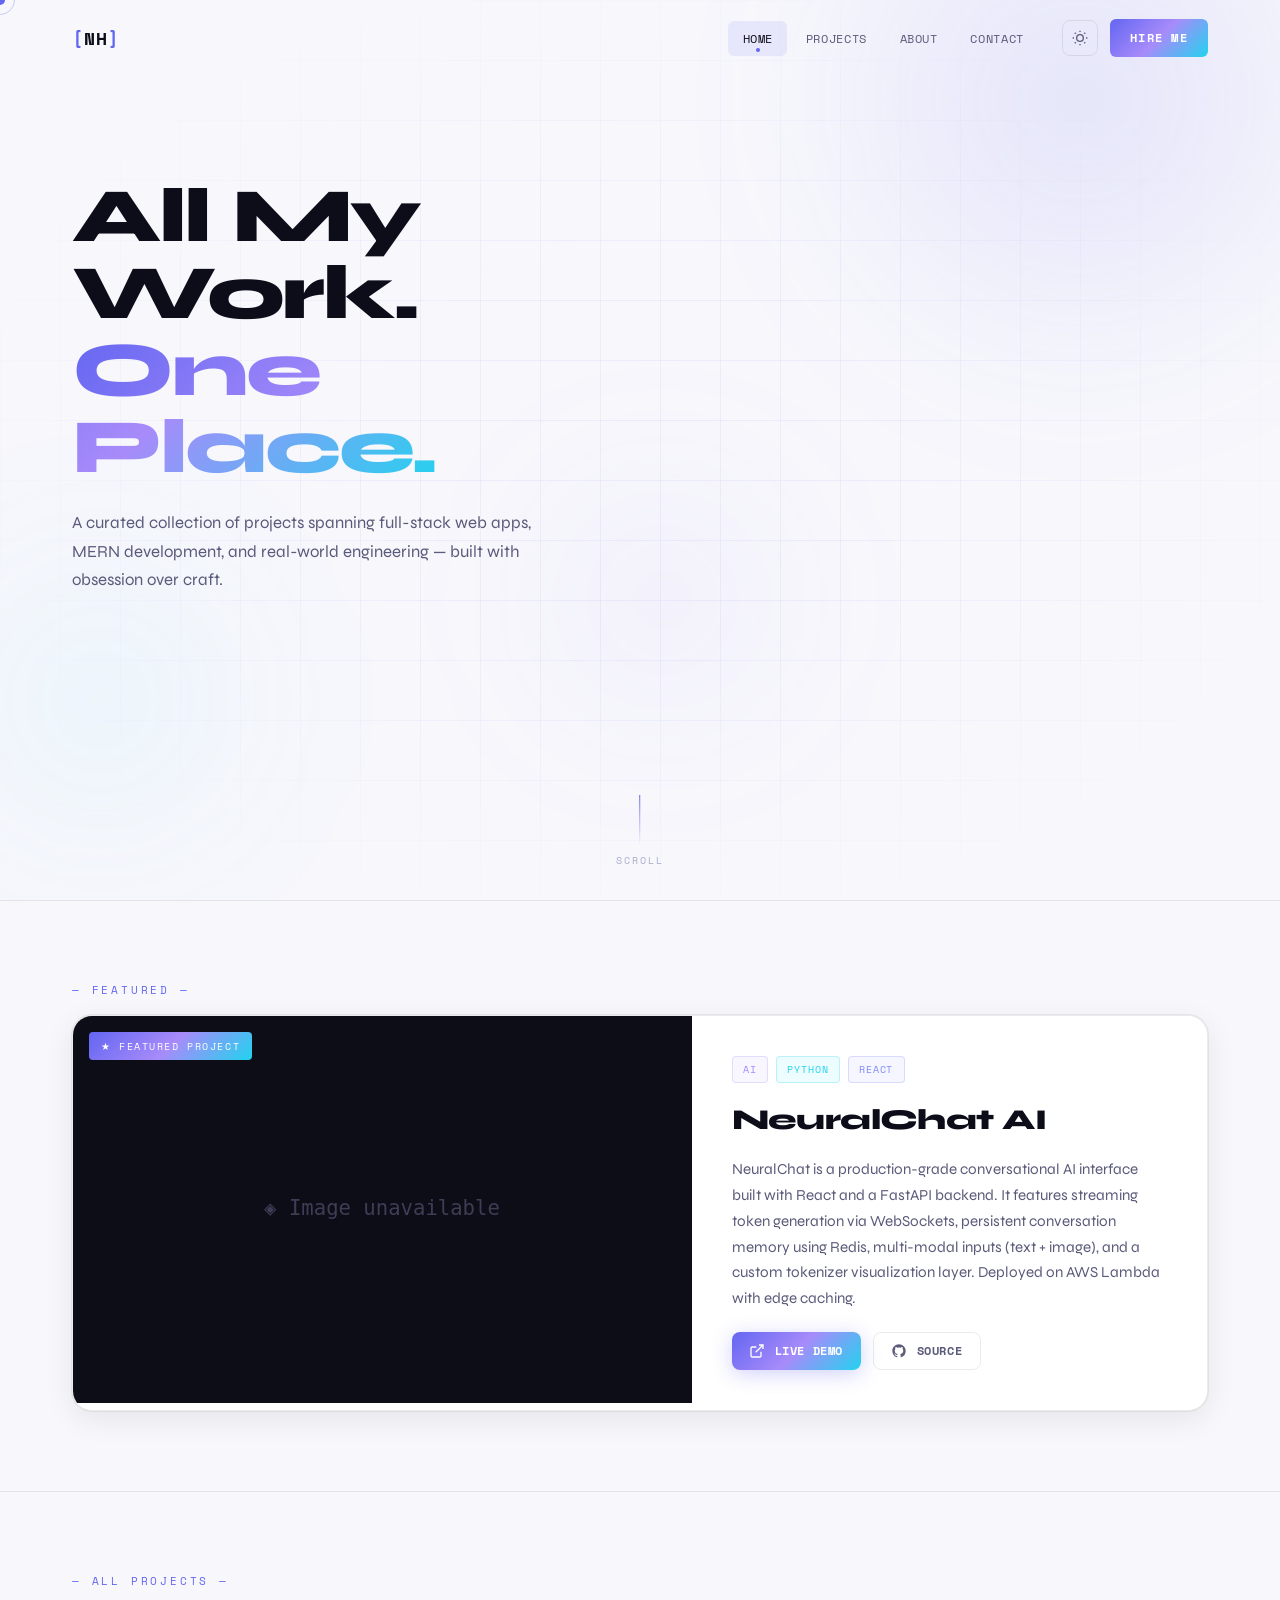
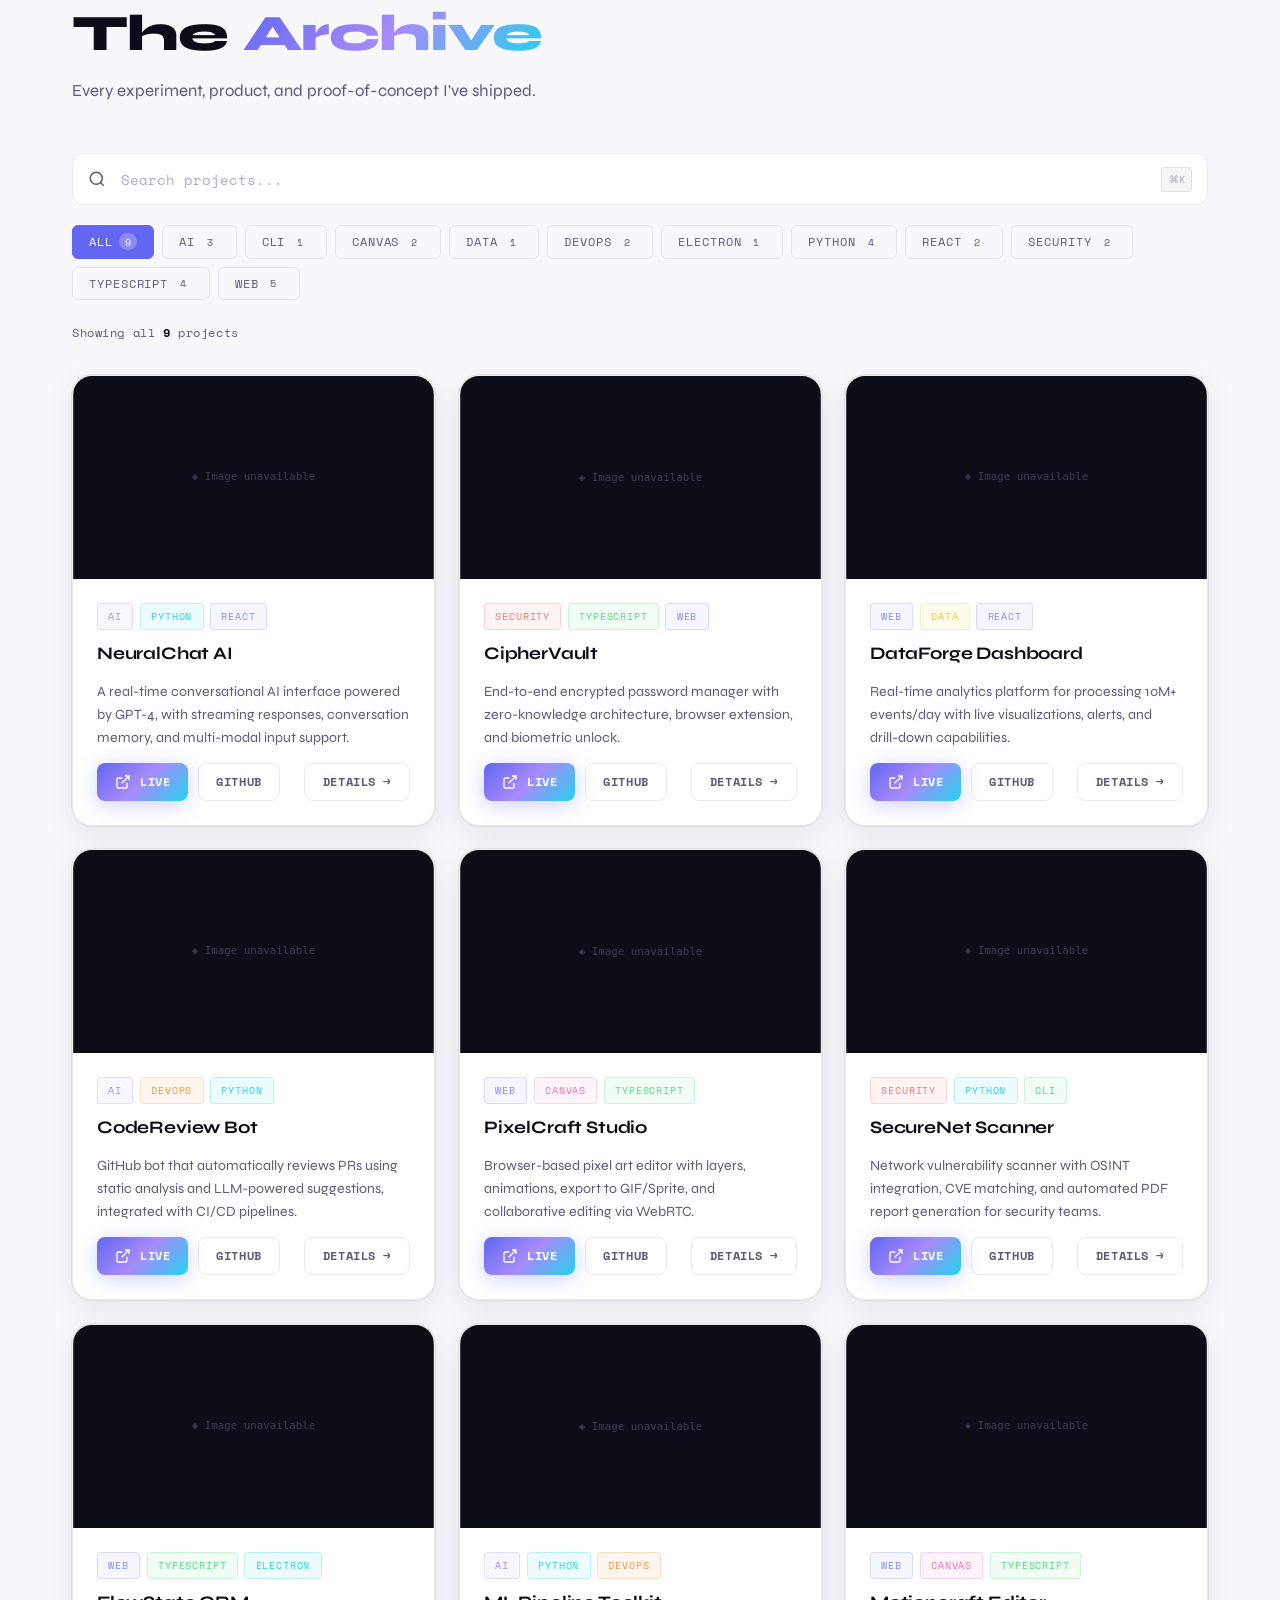
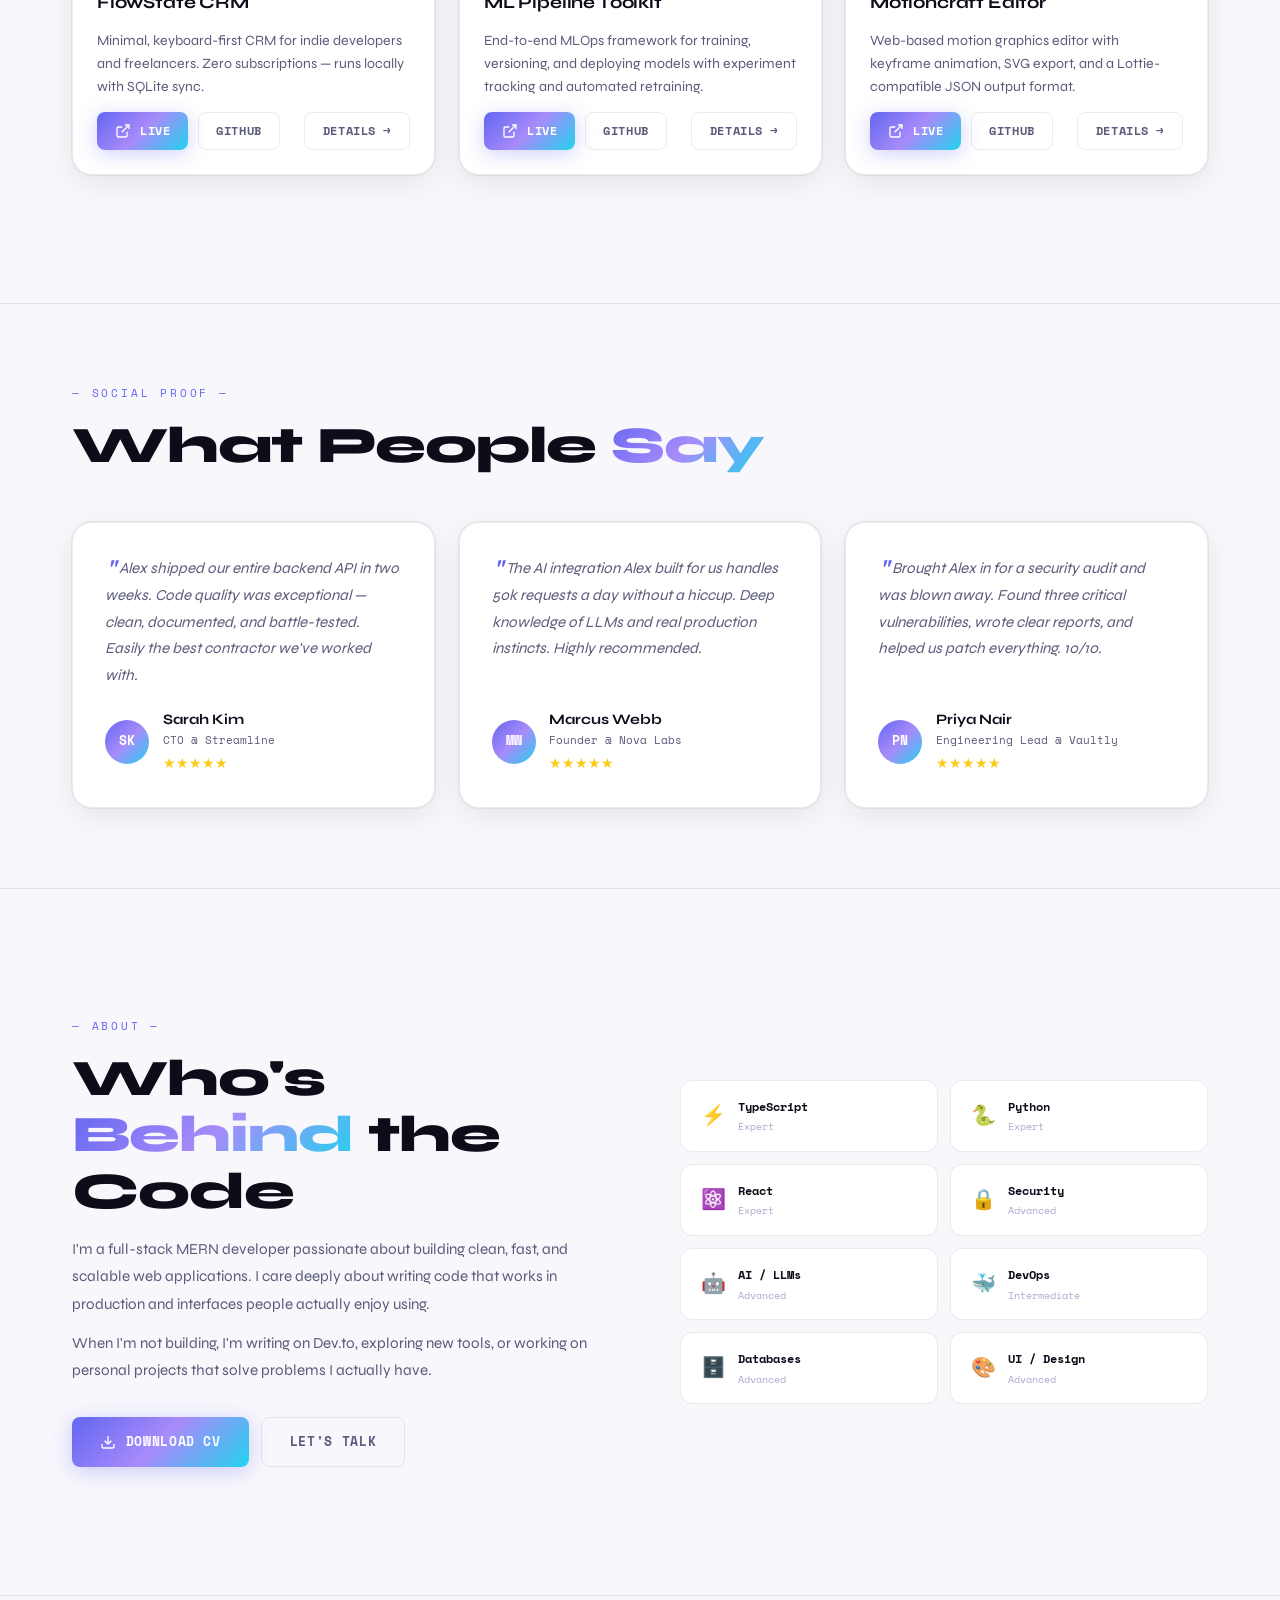
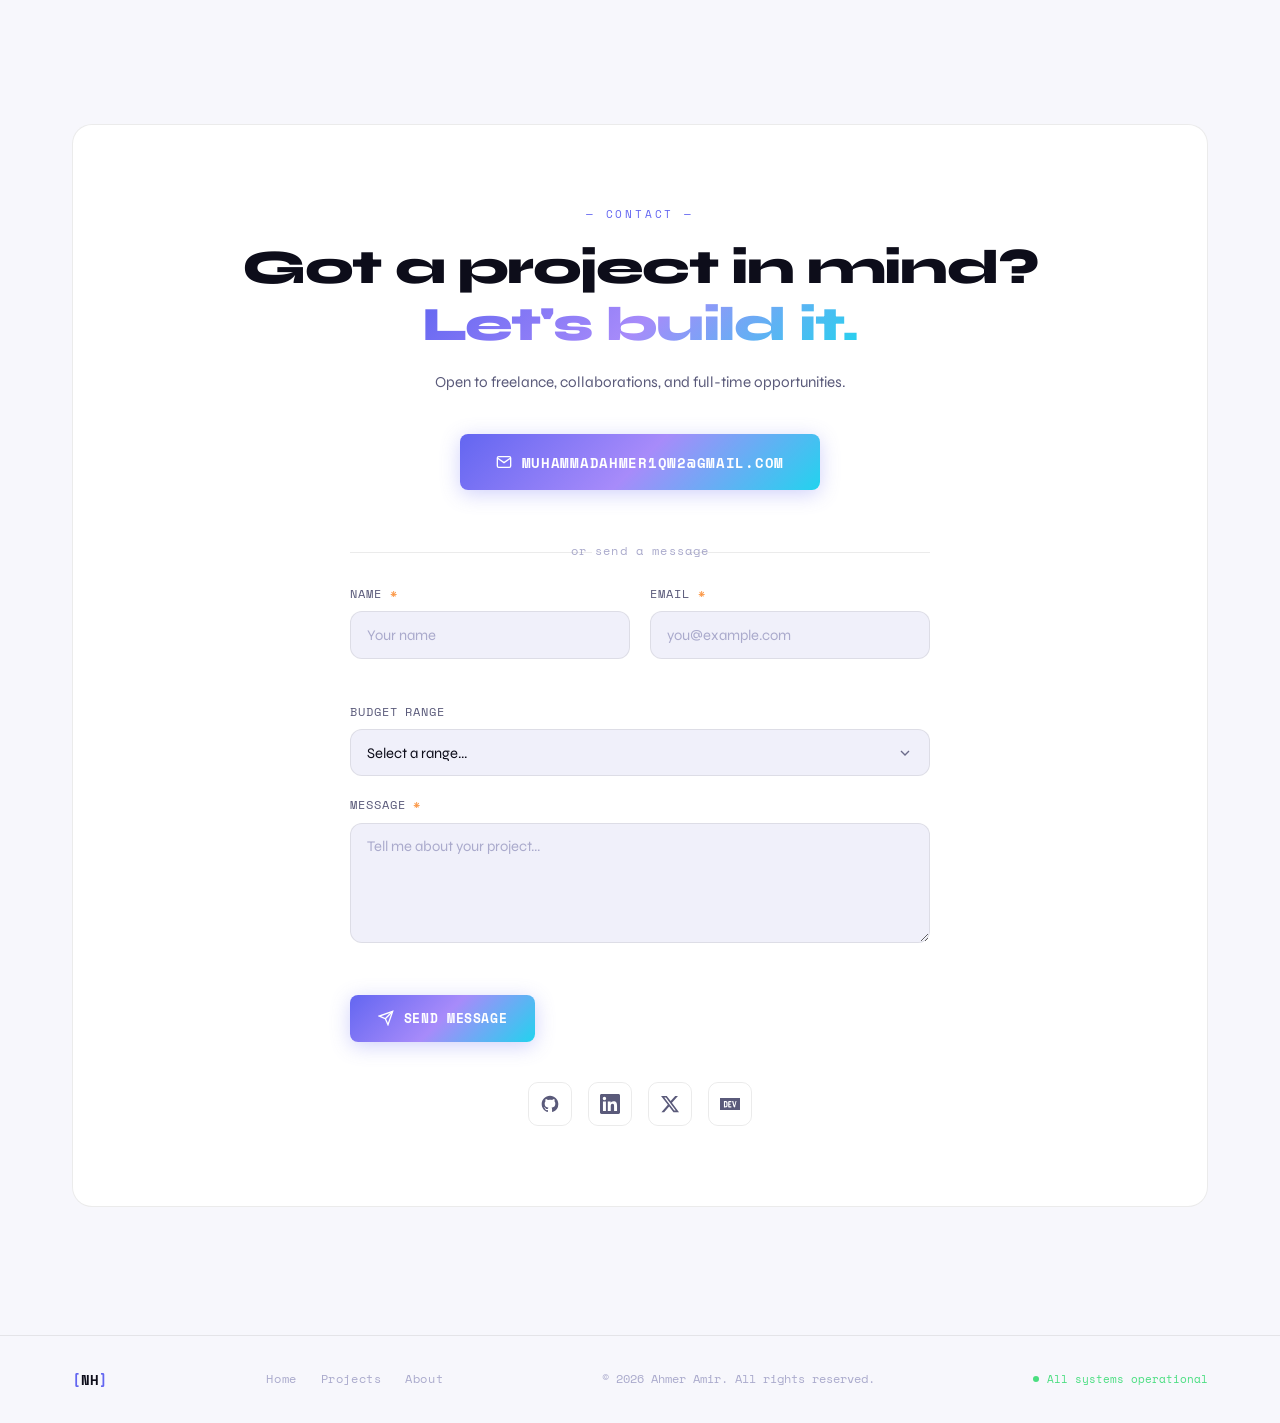
<file: index.html>
<!DOCTYPE html>
<html lang="en" prefix="og: https://ogp.me/ns#">
<head>
  <!-- ═══════════════════════════════════════════
       CRITICAL META — Charset & Viewport first
  ════════════════════════════════════════════ -->
  <meta charset="UTF-8" />
  <meta name="viewport" content="width=device-width, initial-scale=1.0" />
  <meta http-equiv="X-UA-Compatible" content="IE=edge" />

  <!-- ═══════════════════════════════════════════
       PRIMARY ON-PAGE SEO
  ════════════════════════════════════════════ -->
  <title>Ahmer Amir — Full-Stack Developer & MERN Engineer | NexHub Portfolio</title>
  <meta name="description" content="Full-stack MERN developer with 1+ year building production web apps in JavaScript, React, Node.js, and MongoDB. Explore 10+ projects spanning web engineering, APIs, and real-world products." />
  <meta name="keywords" content="full stack developer, MERN developer, JavaScript, React, Node.js, MongoDB, web developer, Express.js, portfolio, open source" />
  <meta name="author" content="Ahmer Amir" />
  <meta name="robots" content="index, follow, max-image-preview:large, max-snippet:-1, max-video-preview:-1" />
  <meta name="theme-color" content="#050508" />
  <meta name="color-scheme" content="dark light" />
  <link rel="canonical" href="https://nex-hub-portfolio.vercel.app/" />

  <!-- ═══════════════════════════════════════════
       OPEN GRAPH (Facebook, LinkedIn, Discord…)
  ════════════════════════════════════════════ -->
  <meta property="og:type"        content="website" />
  <meta property="og:url"         content="https://nex-hub-portfolio.vercel.app/" />
  <meta property="og:title"       content="Ahmer Amir — Full-Stack Developer & MERN Engineer" />
  <meta property="og:description" content="Full-stack MERN developer. 10+ projects spanning web engineering, APIs, and real-world products. Built with obsession over craft." />
  <meta property="og:image"       content="https://nex-hub-portfolio.vercel.app/og-image.png" />
  <meta property="og:image:width"  content="1200" />
  <meta property="og:image:height" content="630" />
  <meta property="og:image:alt"   content="Ahmer Amir portfolio — NexHub" />
  <meta property="og:site_name"   content="NexHub" />
  <meta property="og:locale"      content="en_US" />

  <!-- ═══════════════════════════════════════════
       TWITTER / X CARD
  ════════════════════════════════════════════ -->
  <meta name="twitter:card"        content="summary_large_image" />
  <meta name="twitter:site"        content="" />
  <meta name="twitter:creator"     content="" />
  <meta name="twitter:title"       content="Ahmer Amir — Full-Stack Developer & MERN Engineer" />
  <meta name="twitter:description" content="Full-stack MERN developer. 10+ projects spanning web engineering, APIs, and real-world products." />
  <meta name="twitter:image"       content="https://nex-hub-portfolio.vercel.app/og-image.png" />
  <meta name="twitter:image:alt"   content="Ahmer Amir — NexHub Portfolio" />

  <!-- ═══════════════════════════════════════════
       STRUCTURED DATA — JSON-LD (Google Rich Results)
  ════════════════════════════════════════════ -->
  <script type="application/ld+json">
  {
    "@context": "https://schema.org",
    "@graph": [
      {
        "@type": "Person",
        "@id": "https://nex-hub-portfolio.vercel.app/#person",
        "name": "Ahmer Amir",
        "url": "https://nex-hub-portfolio.vercel.app",
        "image": "https://nex-hub-portfolio.vercel.app/og-image.png",
        "jobTitle": "Full-Stack Developer & MERN Engineer",
        "description": "Full-stack MERN developer with 1+ year building production web applications.",
        "email": "muhammadahmer1qw2@gmail.com",
        "sameAs": [
          "https://github.com/Ahmer-kun",
          "https://www.linkedin.com/in/muhammad-ahmer-b88485283/",
          "https://github.com/Ahmer-kun"
        ],
        "knowsAbout": ["JavaScript","React","Node.js","Express.js","MongoDB","TypeScript","HTML","CSS"]
      },
      {
        "@type": "WebSite",
        "@id": "https://nex-hub-portfolio.vercel.app/#website",
        "url": "https://nex-hub-portfolio.vercel.app",
        "name": "NexHub — Ahmer Amir Portfolio",
        "description": "Full-stack developer and AI engineer portfolio",
        "author": { "@id": "https://nex-hub-portfolio.vercel.app/#person" },
        "potentialAction": {
          "@type": "SearchAction",
          "target": "https://nex-hub-portfolio.vercel.app/?search={search_term_string}",
          "query-input": "required name=search_term_string"
        }
      },
      {
        "@type": "ItemList",
        "name": "Featured Projects",
        "numberOfItems": 9,
        "itemListElement": [
          { "@type":"ListItem","position":1,"name":"NeuralChat AI","url":"https://nex-hub-portfolio.vercel.app/#neuralchat" },
          { "@type":"ListItem","position":2,"name":"CipherVault","url":"https://nex-hub-portfolio.vercel.app/#ciphervault" },
          { "@type":"ListItem","position":3,"name":"DataForge Dashboard","url":"https://nex-hub-portfolio.vercel.app/#dataforge" }
        ]
      },
      {
        "@type": "BreadcrumbList",
        "itemListElement": [
          { "@type":"ListItem","position":1,"name":"Home","item":"https://nex-hub-portfolio.vercel.app/" },
          { "@type":"ListItem","position":2,"name":"Projects","item":"https://nex-hub-portfolio.vercel.app/#projects" },
          { "@type":"ListItem","position":3,"name":"About","item":"https://nex-hub-portfolio.vercel.app/#about" }
        ]
      }
    ]
  }
  </script>

  <!-- ═══════════════════════════════════════════
       FAVICONS & PWA MANIFEST
  ════════════════════════════════════════════ -->
  <link rel="icon"             href="favicon.ico" sizes="any" />
  <link rel="icon"             href="favicon.svg" type="image/svg+xml" />
  <link rel="apple-touch-icon" href="apple-touch-icon.png" />
  <link rel="manifest"         href="site.webmanifest" />

  <!-- ═══════════════════════════════════════════
       PRECONNECT & FONTS
  ════════════════════════════════════════════ -->
  <link rel="preconnect" href="https://fonts.googleapis.com" />
  <link rel="preconnect" href="https://fonts.gstatic.com" crossorigin />
  <link href="https://fonts.googleapis.com/css2?family=Space+Mono:wght@400;700&family=Syne:wght@400;500;600;700;800&display=swap" rel="stylesheet" />

  <!-- ═══════════════════════════════════════════
       PRELOAD CRITICAL ASSETS
  ════════════════════════════════════════════ -->
  <link rel="preload" href="style.css" as="style" />
  <link rel="preload" href="script.js" as="script" />

  <link rel="stylesheet" href="style.css" />

  <!-- ═══════════════════════════════════════════
       SITEMAP HINT (for crawlers)
  ════════════════════════════════════════════ -->
  <!-- Sitemap: https://nex-hub-portfolio.vercel.app/sitemap.xml -->
</head>

<body class="dark-mode" data-theme="dark">

<!-- ═══════════════════════════════════════════
     SKIP TO CONTENT (Accessibility)
════════════════════════════════════════════ -->
<a href="#main-content" class="skip-link">Skip to main content</a>

<!-- ═══════════════════════════════════════════
     LOADING SCREEN
════════════════════════════════════════════ -->
<div id="loader" role="status" aria-label="Loading portfolio">
  <div class="loader-inner">
    <div class="loader-logo" aria-hidden="true">NH</div>
    <div class="loader-bar"><div class="loader-fill"></div></div>
    <span class="loader-text">Initializing...</span>
  </div>
</div>

<!-- ═══════════════════════════════════════════
     CUSTOM CURSOR
════════════════════════════════════════════ -->
<div id="cursor" aria-hidden="true"></div>
<div id="cursor-trail" aria-hidden="true"></div>

<!-- ═══════════════════════════════════════════
     BACK TO TOP
════════════════════════════════════════════ -->
<button id="backToTop" aria-label="Back to top" title="Back to top">
  <svg viewBox="0 0 24 24" fill="none" stroke="currentColor" stroke-width="2.5" aria-hidden="true"><path d="M18 15l-6-6-6 6"/></svg>
</button>

<!-- ═══════════════════════════════════════════
     NAVBAR
════════════════════════════════════════════ -->
<header role="banner">
  <nav id="navbar" aria-label="Main navigation">
    <div class="nav-inner">
      <a href="#home" class="nav-logo" aria-label="NexHub — Home">
        <span class="logo-bracket" aria-hidden="true">[</span>NH<span class="logo-bracket" aria-hidden="true">]</span>
      </a>
      <ul class="nav-links" role="list">
        <li><a href="#home"     class="nav-link active" aria-current="page">Home</a></li>
        <li><a href="#projects" class="nav-link">Projects</a></li>
        <li><a href="#about"    class="nav-link">About</a></li>
        <li><a href="#contact"  class="nav-link">Contact</a></li>
      </ul>
      <div class="nav-right">
        <button id="themeToggle" class="theme-toggle" aria-label="Toggle light/dark mode" title="Toggle theme">
          <svg class="icon-sun" viewBox="0 0 24 24" fill="none" stroke="currentColor" stroke-width="2" aria-hidden="true"><circle cx="12" cy="12" r="5"/><line x1="12" y1="1" x2="12" y2="3"/><line x1="12" y1="21" x2="12" y2="23"/><line x1="4.22" y1="4.22" x2="5.64" y2="5.64"/><line x1="18.36" y1="18.36" x2="19.78" y2="19.78"/><line x1="1" y1="12" x2="3" y2="12"/><line x1="21" y1="12" x2="23" y2="12"/><line x1="4.22" y1="19.78" x2="5.64" y2="18.36"/><line x1="18.36" y1="5.64" x2="19.78" y2="4.22"/></svg>
          <svg class="icon-moon" viewBox="0 0 24 24" fill="none" stroke="currentColor" stroke-width="2" aria-hidden="true"><path d="M21 12.79A9 9 0 1 1 11.21 3 7 7 0 0 0 21 12.79z"/></svg>
        </button>
        <a href="#contact" class="nav-cta">Hire Me</a>
        <button class="hamburger" id="hamburger" aria-label="Open menu" aria-expanded="false" aria-controls="mobileMenu">
          <span></span><span></span><span></span>
        </button>
      </div>
    </div>
  </nav>
</header>

<!-- Mobile Menu -->
<div class="mobile-menu" id="mobileMenu" role="dialog" aria-label="Mobile navigation" aria-hidden="true">
  <ul role="list">
    <li><a href="#home"     class="mobile-link">Home</a></li>
    <li><a href="#projects" class="mobile-link">Projects</a></li>
    <li><a href="#about"    class="mobile-link">About</a></li>
    <li><a href="#contact"  class="mobile-link">Contact</a></li>
  </ul>
</div>

<!-- ═══════════════════════════════════════════
     MAIN CONTENT
════════════════════════════════════════════ -->
<main id="main-content">

<!-- ── HERO ── -->
<section id="home" class="hero" aria-labelledby="hero-heading">
  <div class="hero-grid" aria-hidden="true"></div>
  <div class="orb orb-1" aria-hidden="true"></div>
  <div class="orb orb-2" aria-hidden="true"></div>
  <div class="orb orb-3" aria-hidden="true"></div>

  <div class="hero-split">

    <!-- LEFT — text -->
    <div class="hero-content">
      <h1 id="hero-heading" class="hero-title reveal">
        All My Work.<br/>
        <span class="gradient-text">One Place.</span>
      </h1>
      <p class="hero-sub reveal">
        A curated collection of projects spanning full-stack web apps, MERN development, and real-world engineering — built with obsession over craft.
      </p>
      <div class="hero-actions reveal">
        <a href="#projects" class="btn btn-primary">
          <span>Explore Projects</span>
          <svg viewBox="0 0 24 24" fill="none" stroke="currentColor" stroke-width="2" aria-hidden="true"><path d="M5 12h14M12 5l7 7-7 7"/></svg>
        </a>
        <a href="#about" class="btn btn-ghost">About Me</a>
      </div>
      <div class="hero-stats reveal" aria-label="Portfolio statistics">
        <div class="stat">
          <span class="stat-num" data-target="10" aria-label="10 projects">0</span>
          <span class="stat-label">Projects</span>
        </div>
        <div class="stat-divider" aria-hidden="true"></div>
        <div class="stat">
          <span class="stat-num" data-target="8" aria-label="8 tech stacks">0</span>
          <span class="stat-label">Tech Stacks</span>
        </div>
        <div class="stat-divider" aria-hidden="true"></div>
        <div class="stat">
          <span class="stat-num" data-target="1" aria-label="1 years experience">0</span>
          <span class="stat-label">Years Exp</span>
        </div>
      </div>
    </div>

    <!-- RIGHT — 3D illustration -->
    <div class="hero-visual reveal" aria-hidden="true">
      <div class="hero-img-glow"></div>
      <img
        src="label.png"
        alt="3D tech illustration showing code editor, React, JavaScript and Node.js icons"
        class="hero-img"
        draggable="false"
      />
    </div>

  </div>

  <div class="hero-scroll-hint" aria-hidden="true">
    <div class="scroll-line"></div>
    <span>Scroll</span>
  </div>
</section>

<!-- ── FEATURED PROJECT ── -->
<section id="featured" class="section-featured" aria-labelledby="featured-heading">
  <div class="container">
    <div class="section-label reveal" aria-hidden="true">— Featured —</div>
    <h2 id="featured-heading" class="sr-only">Featured Project</h2>
    <div id="featured-card" class="featured-card reveal"></div>
  </div>
</section>

<!-- ── PROJECTS ── -->
<section id="projects" class="section-projects" aria-labelledby="projects-heading">
  <div class="container">
    <div class="section-header reveal">
      <div class="section-label" aria-hidden="true">— All Projects —</div>
      <h2 id="projects-heading" class="section-title">The <span class="gradient-text">Archive</span></h2>
      <p class="section-sub">Every experiment, product, and proof-of-concept I've shipped.</p>
    </div>

    <!-- Filter + Search -->
    <div class="controls reveal" role="search" aria-label="Filter and search projects">
      <div class="search-wrap">
        <svg class="search-icon" viewBox="0 0 24 24" fill="none" stroke="currentColor" stroke-width="2" aria-hidden="true"><circle cx="11" cy="11" r="8"/><path d="M21 21l-4.35-4.35"/></svg>
        <input type="search"
               id="searchInput"
               placeholder="Search projects..."
               class="search-input"
               aria-label="Search projects"
               autocomplete="off"
               spellcheck="false" />
        <kbd class="search-kbd" aria-label="Keyboard shortcut: Command K">⌘K</kbd>
      </div>
      <div class="filter-tags" id="filterTags" role="group" aria-label="Filter by technology">
        <button class="filter-btn active" data-tag="all" aria-pressed="true">
          All <span class="filter-count" id="count-all"></span>
        </button>
      </div>
    </div>

    <!-- Results info -->
    <div id="resultsInfo" class="results-info" aria-live="polite" aria-atomic="true"></div>

    <!-- Grid -->
    <div class="projects-grid" id="projectsGrid" role="list" aria-label="Projects"></div>

    <!-- No results -->
    <div class="no-results hidden" id="noResults" role="status" aria-live="polite">
      <div class="no-results-icon" aria-hidden="true">◈</div>
      <p>No projects match your search.</p>
      <button class="btn btn-ghost" onclick="resetFilters()">Clear Filters</button>
    </div>
  </div>
</section>

<!-- ── TESTIMONIALS ── -->
<section id="testimonials" class="section-testimonials" aria-labelledby="testimonials-heading">
  <div class="container">
    <div class="section-header reveal">
      <div class="section-label" aria-hidden="true">— Social Proof —</div>
      <h2 id="testimonials-heading" class="section-title">What People <span class="gradient-text">Say</span></h2>
    </div>
    <div class="testimonials-grid" id="testimonialsGrid"></div>
  </div>
</section>

<!-- ── ABOUT ── -->
<section id="about" class="section-about" aria-labelledby="about-heading">
  <div class="container">
    <div class="about-grid">
      <div class="about-left reveal">
        <div class="section-label" aria-hidden="true">— About —</div>
        <h2 id="about-heading" class="section-title">Who's <span class="gradient-text">Behind</span> the Code</h2>
        <p class="about-text">
          I'm a full-stack MERN developer passionate about building clean, fast, and scalable web applications. I care deeply about writing code that works in production and interfaces people actually enjoy using.
        </p>
        <p class="about-text">
          When I'm not building, I'm writing on Dev.to, exploring new tools, or working on personal projects that solve problems I actually have.
        </p>
        <div class="about-actions">
          <a href="/Muhammad_Ahmer_CV.pdf" class="btn btn-primary" download aria-label="Download CV as PDF">
            <svg viewBox="0 0 24 24" fill="none" stroke="currentColor" stroke-width="2" aria-hidden="true"><path d="M21 15v4a2 2 0 01-2 2H5a2 2 0 01-2-2v-4"/><polyline points="7,10 12,15 17,10"/><line x1="12" y1="15" x2="12" y2="3"/></svg>
            Download CV
          </a>
          <a href="#contact" class="btn btn-ghost">Let's Talk</a>
        </div>
      </div>
      <div class="about-right reveal">
        <div class="skills-grid" id="skillsGrid" aria-label="Skills and expertise"></div>
      </div>
    </div>
  </div>
</section>

<!-- ── CONTACT ── -->
<section id="contact" class="section-contact" aria-labelledby="contact-heading">
  <div class="container">
    <div class="contact-inner reveal">
      <div class="contact-glow" aria-hidden="true"></div>
      <div class="section-label" aria-hidden="true">— Contact —</div>
      <h2 id="contact-heading" class="contact-title">
        Got a project in mind?<br/>
        <span class="gradient-text">Let's build it.</span>
      </h2>
      <p class="contact-sub">Open to freelance, collaborations, and full-time opportunities.</p>

      <!-- Contact Form -->
      <div class="contact-form-wrap">
        <div class="contact-email-block">
          <button class="btn btn-primary btn-lg" id="copyEmailBtn" aria-label="Copy email address to clipboard">
            <svg viewBox="0 0 24 24" fill="none" stroke="currentColor" stroke-width="2" aria-hidden="true"><path d="M4 4h16c1.1 0 2 .9 2 2v12c0 1.1-.9 2-2 2H4c-1.1 0-2-.9-2-2V6c0-1.1.9-2 2-2z"/><polyline points="22,6 12,13 2,6"/></svg>
            <span id="copyEmailLabel">muhammadahmer1qw2@gmail.com</span>
          </button>
          <span class="copy-hint" id="copyHint" aria-live="polite"></span>
        </div>

        <div class="contact-divider"><span>or send a message</span></div>

        <form class="contact-form" id="contactForm" novalidate aria-label="Contact form">
          <div class="form-row">
            <div class="form-group">
              <label for="formName" class="form-label">Name <span aria-hidden="true">*</span></label>
              <input type="text" id="formName" name="name" class="form-input" placeholder="Your name" required autocomplete="name" aria-required="true" />
              <span class="form-error" id="nameError" role="alert"></span>
            </div>
            <div class="form-group">
              <label for="formEmail" class="form-label">Email <span aria-hidden="true">*</span></label>
              <input type="email" id="formEmail" name="email" class="form-input" placeholder="you@example.com" required autocomplete="email" aria-required="true" />
              <span class="form-error" id="emailError" role="alert"></span>
            </div>
          </div>
          <div class="form-group">
            <label for="formBudget" class="form-label">Budget Range</label>
            <select id="formBudget" name="budget" class="form-input form-select" aria-label="Budget range">
              <option value="">Select a range...</option>
              <option value="< $1k">Under $1,000</option>
              <option value="$1k–$5k">$1,000 – $5,000</option>
              <option value="$5k–$15k">$5,000 – $15,000</option>
              <option value="$15k+">$15,000+</option>
              <option value="full-time">Full-time role</option>
            </select>
          </div>
          <div class="form-group">
            <label for="formMessage" class="form-label">Message <span aria-hidden="true">*</span></label>
            <textarea id="formMessage" name="message" class="form-input form-textarea" placeholder="Tell me about your project..." required aria-required="true" rows="4"></textarea>
            <span class="form-error" id="messageError" role="alert"></span>
          </div>
          <button type="submit" class="btn btn-primary" id="formSubmit">
            <svg viewBox="0 0 24 24" fill="none" stroke="currentColor" stroke-width="2" aria-hidden="true"><line x1="22" y1="2" x2="11" y2="13"/><polygon points="22,2 15,22 11,13 2,9"/></svg>
            <span>Send Message</span>
          </button>
          <div id="formSuccess" class="form-success hidden" role="status" aria-live="polite">
            <svg viewBox="0 0 24 24" fill="none" stroke="currentColor" stroke-width="2" aria-hidden="true"><path d="M22 11.08V12a10 10 0 1 1-5.93-9.14"/><polyline points="22,4 12,14.01 9,11.01"/></svg>
            Message sent! I'll reply within 24 hours.
          </div>
        </form>
      </div>

      <div class="social-links" role="list" aria-label="Social media links">
        <a href="https://github.com/Ahmer-kun" class="social-link" role="listitem" aria-label="GitHub profile" target="_blank" rel="noopener noreferrer">
          <svg viewBox="0 0 24 24" fill="currentColor" aria-hidden="true"><path d="M12 2C6.477 2 2 6.484 2 12.017c0 4.425 2.865 8.18 6.839 9.504.5.092.682-.217.682-.483 0-.237-.008-.868-.013-1.703-2.782.605-3.369-1.343-3.369-1.343-.454-1.158-1.11-1.466-1.11-1.466-.908-.62.069-.608.069-.608 1.003.07 1.531 1.032 1.531 1.032.892 1.53 2.341 1.088 2.91.832.092-.647.35-1.088.636-1.338-2.22-.253-4.555-1.113-4.555-4.951 0-1.093.39-1.988 1.029-2.688-.103-.253-.446-1.272.098-2.65 0 0 .84-.27 2.75 1.026A9.564 9.564 0 0112 6.844c.85.004 1.705.115 2.504.337 1.909-1.296 2.747-1.027 2.747-1.027.546 1.379.202 2.398.1 2.651.64.7 1.028 1.595 1.028 2.688 0 3.848-2.339 4.695-4.566 4.943.359.309.678.92.678 1.855 0 1.338-.012 2.419-.012 2.747 0 .268.18.58.688.482A10.019 10.019 0 0022 12.017C22 6.484 17.522 2 12 2z"/></svg>
        </a>
        <a href="https://www.linkedin.com/in/muhammad-ahmer-b88485283/" class="social-link" role="listitem" aria-label="LinkedIn profile" target="_blank" rel="noopener noreferrer">
          <svg viewBox="0 0 24 24" fill="currentColor" aria-hidden="true"><path d="M20.447 20.452h-3.554v-5.569c0-1.328-.027-3.037-1.852-3.037-1.853 0-2.136 1.445-2.136 2.939v5.667H9.351V9h3.414v1.561h.046c.477-.9 1.637-1.85 3.37-1.85 3.601 0 4.267 2.37 4.267 5.455v6.286zM5.337 7.433a2.062 2.062 0 01-2.063-2.065 2.064 2.064 0 112.063 2.065zm1.782 13.019H3.555V9h3.564v11.452zM22.225 0H1.771C.792 0 0 .774 0 1.729v20.542C0 23.227.792 24 1.771 24h20.451C23.2 24 23.999 23.227 23.999 22.271V1.729C23.999.774 23.2 0 22.222 0h.003z"/></svg>
        </a>
        <a href="https://github.com/Ahmer-kun" class="social-link" role="listitem" aria-label="Twitter / X profile" target="_blank" rel="noopener noreferrer">
          <svg viewBox="0 0 24 24" fill="currentColor" aria-hidden="true"><path d="M18.244 2.25h3.308l-7.227 8.26 8.502 11.24H16.17l-5.214-6.817L4.99 21.75H1.68l7.73-8.835L1.254 2.25H8.08l4.713 6.231zm-1.161 17.52h1.833L7.084 4.126H5.117z"/></svg>
        </a>
        <a href="https://dev.to/muhammad_ahmer_807bf09689" class="social-link" role="listitem" aria-label="Dev.to blog" target="_blank" rel="noopener noreferrer">
          <svg viewBox="0 0 24 24" fill="currentColor" aria-hidden="true"><path d="M7.42 10.05c-.18-.16-.46-.23-.84-.23H6l.02 2.44.04 2.45.56-.02c.41 0 .63-.07.83-.26.24-.24.26-.36.26-2.2 0-1.91-.02-1.96-.29-2.18zM0 4.94v14.12h24V4.94H0zM8.56 15.3c-.44.58-1.06.77-2.53.77H4.71V8.53h1.4c1.67 0 2.16.18 2.6.9.27.43.29.6.32 2.57.05 2.23-.02 2.73-.47 3.3zm5.09-5.47h-2.47v1.77h1.52v1.28l-.72.04-.75.03v1.77l1.22.03 1.2.04v1.28h-1.6c-1.53 0-1.6-.01-1.87-.3l-.3-.28v-3.16c0-3.02.01-3.18.25-3.48.23-.31.25-.31 1.88-.31h1.64v1.28zm4.68 5.45c-.17.43-.64.79-1 .79-.18 0-.45-.15-.67-.39-.32-.32-.45-.63-.82-2.08l-.9-3.39-.45-1.67h.76c.4 0 .75.02.75.05 0 .06 1.16 4.54 1.26 4.83.04.15.32-.7.73-2.3l.6-2.43.59-.15c.32-.08.63-.09.63-.01 0 .06-.45 1.88-1 4.06-.17.67-.45 1.32-.58 1.69z"/></svg>
        </a>
      </div>
    </div>
  </div>
</section>

</main><!-- /main -->

<!-- ═══════════════════════════════════════════
     FOOTER
════════════════════════════════════════════ -->
<footer class="footer" role="contentinfo">
  <div class="container">
    <div class="footer-inner">
      <span class="footer-logo" aria-label="NexHub">
        <span class="logo-bracket" aria-hidden="true">[</span>NH<span class="logo-bracket" aria-hidden="true">]</span>
      </span>
      <nav class="footer-nav" aria-label="Footer navigation">
        <a href="#home">Home</a>
        <a href="#projects">Projects</a>
        <a href="#about">About</a>
        <!-- <a href="sitemap.xml">Sitemap</a> -->
      </nav>
      <span class="footer-copy">© <span id="footerYear"></span> Ahmer Amir. All rights reserved.</span>
      <span class="footer-status">
        <span class="status-dot" aria-hidden="true"></span>
        <span>All systems operational</span>
      </span>
    </div>
  </div>
</footer>

<!-- ═══════════════════════════════════════════
     PROJECT MODAL
════════════════════════════════════════════ -->
<div class="modal-overlay" id="modalOverlay" role="dialog" aria-modal="true" aria-labelledby="modalTitle" aria-hidden="true">
  <div class="modal" id="modal">
    <button class="modal-close" id="modalClose" aria-label="Close project details">✕</button>
    <div class="modal-content" id="modalContent"></div>
  </div>
</div>

<!-- ═══════════════════════════════════════════
     TOAST NOTIFICATIONS
════════════════════════════════════════════ -->
<div id="toastContainer" aria-live="polite" aria-atomic="true" class="toast-container"></div>

<script src="script.js"></script>
</body>
</html>
</file>
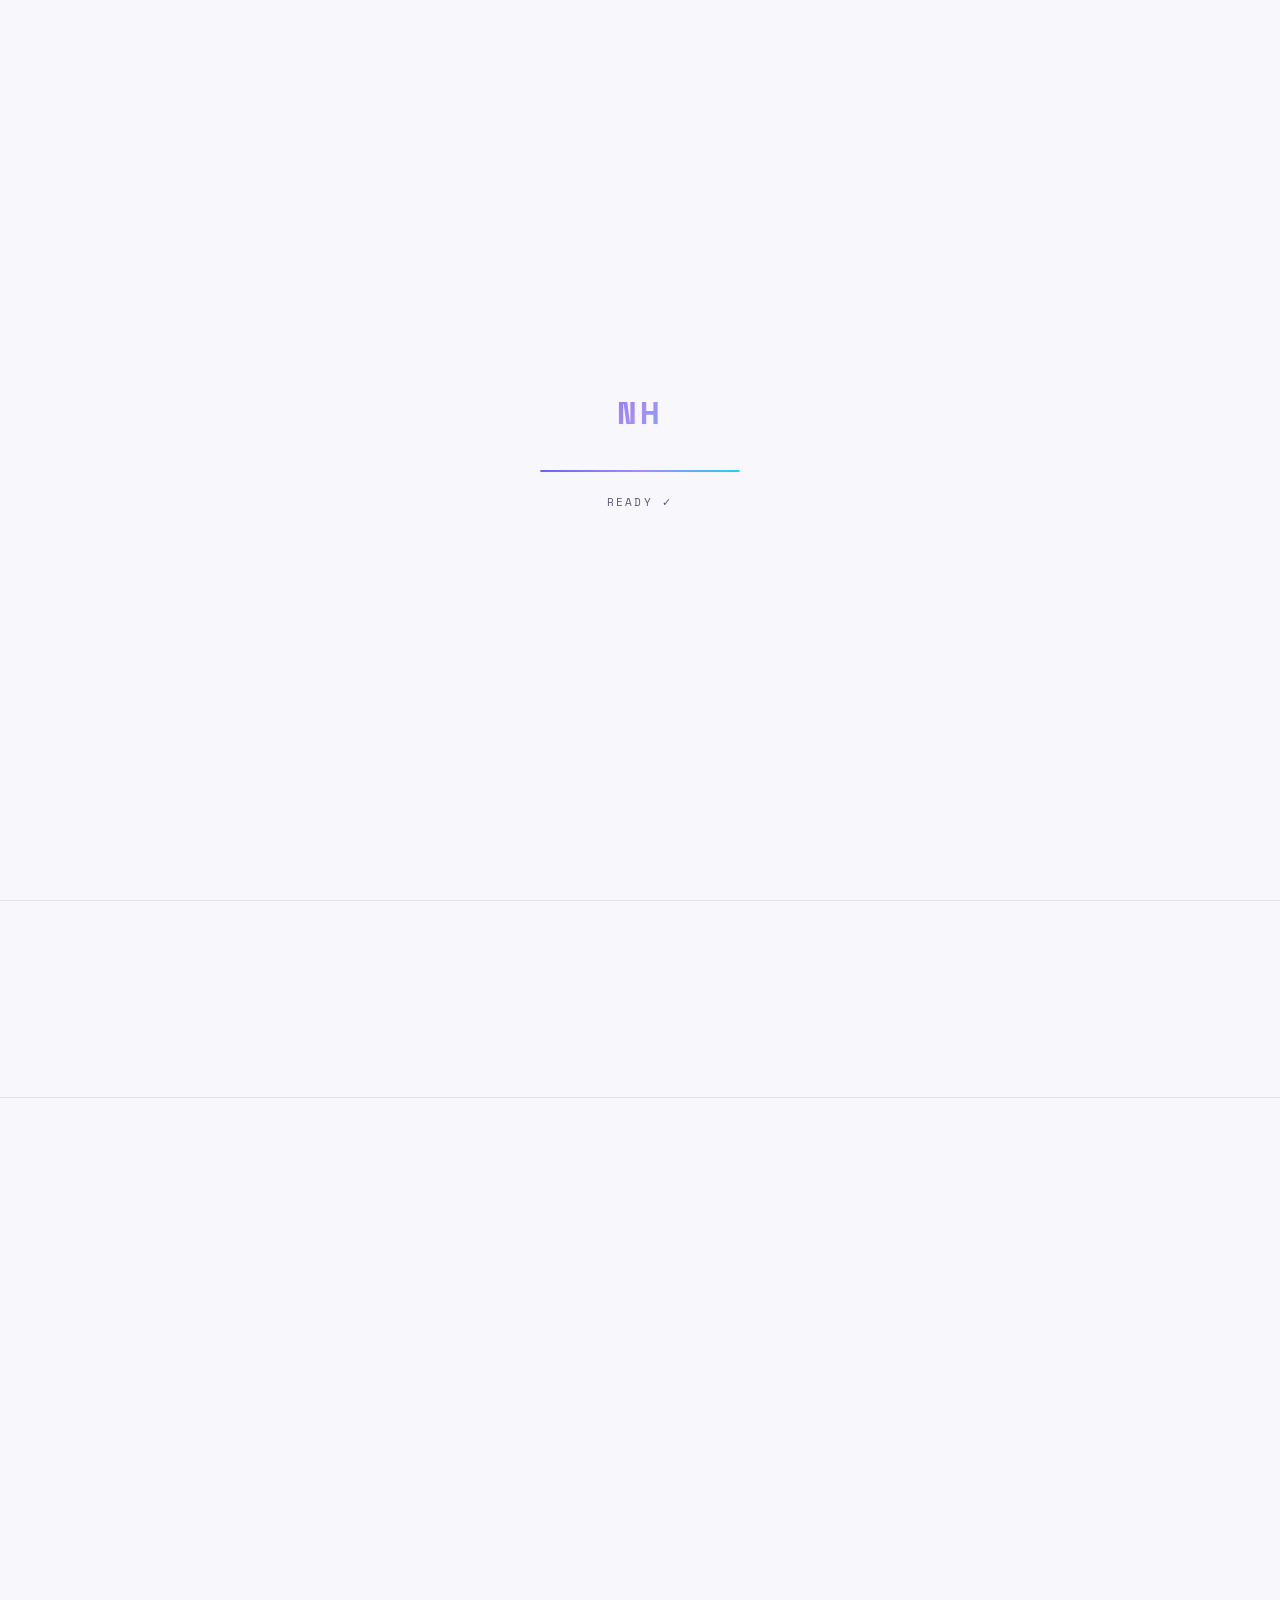
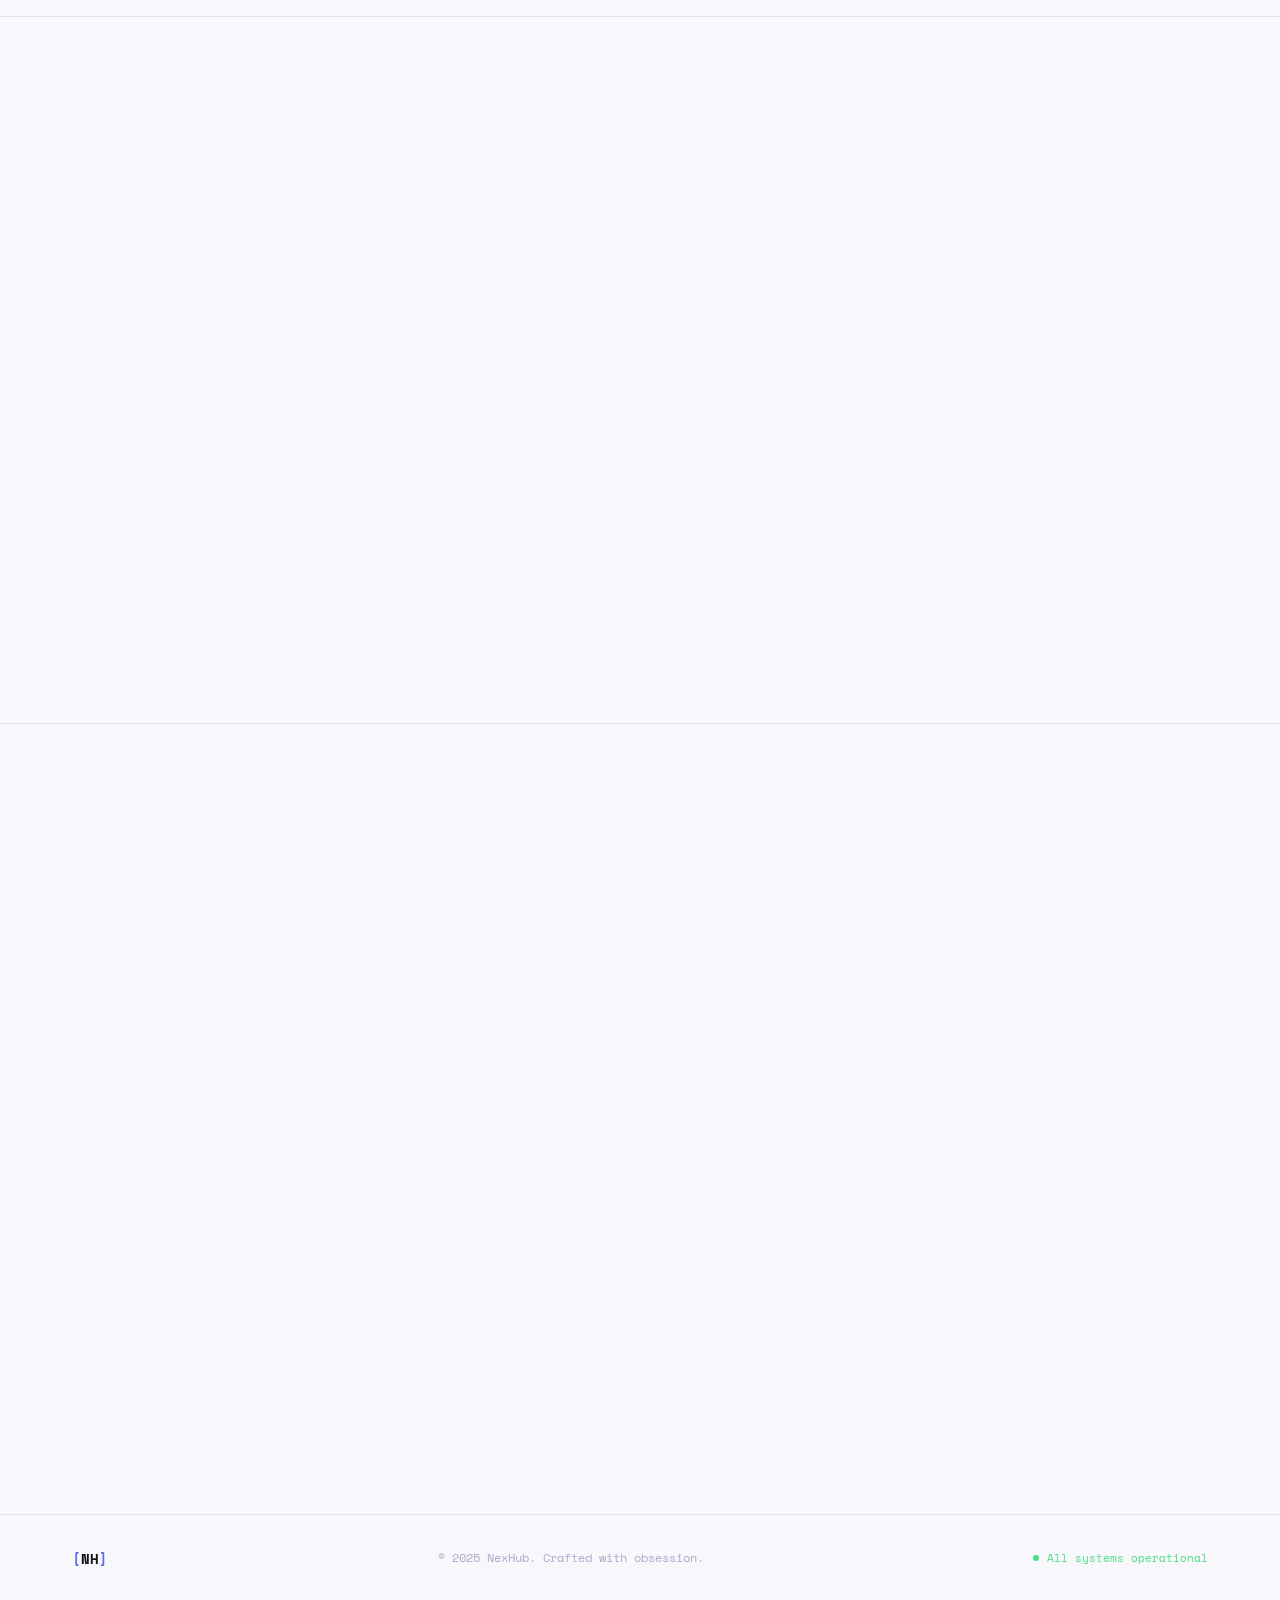
<file: index (4).html>
<!DOCTYPE html>
<html lang="en">
<head>
  <meta charset="UTF-8" />
  <meta name="viewport" content="width=device-width, initial-scale=1.0" />
  <title>NexHub — Project Portfolio</title>
  <link rel="preconnect" href="https://fonts.googleapis.com" />
  <link href="https://fonts.googleapis.com/css2?family=Space+Mono:wght@400;700&family=Syne:wght@400;500;600;700;800&display=swap" rel="stylesheet" />
  <link rel="stylesheet" href="style.css" />
</head>
<body>

<!-- ═══════════════════════════════════════════
     LOADING SCREEN
════════════════════════════════════════════ -->
<div id="loader">
  <div class="loader-inner">
    <div class="loader-logo">NH</div>
    <div class="loader-bar"><div class="loader-fill"></div></div>
    <span class="loader-text">Initializing...</span>
  </div>
</div>

<!-- ═══════════════════════════════════════════
     CURSOR
════════════════════════════════════════════ -->
<div id="cursor"></div>
<div id="cursor-trail"></div>

<!-- ═══════════════════════════════════════════
     NAVBAR
════════════════════════════════════════════ -->
<nav id="navbar">
  <div class="nav-inner">
    <a href="#" class="nav-logo">
      <span class="logo-bracket">[</span>NH<span class="logo-bracket">]</span>
    </a>
    <ul class="nav-links">
      <li><a href="#home" class="nav-link active">Home</a></li>
      <li><a href="#projects" class="nav-link">Projects</a></li>
      <li><a href="#about" class="nav-link">About</a></li>
      <li><a href="#contact" class="nav-link">Contact</a></li>
    </ul>
    <a href="#contact" class="nav-cta">Hire Me</a>
    <button class="hamburger" id="hamburger" aria-label="Menu">
      <span></span><span></span><span></span>
    </button>
  </div>
</nav>

<!-- Mobile Menu -->
<div class="mobile-menu" id="mobileMenu">
  <ul>
    <li><a href="#home" class="mobile-link">Home</a></li>
    <li><a href="#projects" class="mobile-link">Projects</a></li>
    <li><a href="#about" class="mobile-link">About</a></li>
    <li><a href="#contact" class="mobile-link">Contact</a></li>
  </ul>
</div>

<!-- ═══════════════════════════════════════════
     HERO SECTION
════════════════════════════════════════════ -->
<section id="home" class="hero">
  <!-- Animated grid background -->
  <div class="hero-grid"></div>
  <!-- Floating orbs -->
  <div class="orb orb-1"></div>
  <div class="orb orb-2"></div>
  <div class="orb orb-3"></div>

  <div class="hero-content">
    <div class="hero-badge reveal">
      <span class="badge-dot"></span>
      Available for work
    </div>
    <h1 class="hero-title reveal">
      All My Work.<br/>
      <span class="gradient-text">One Place.</span>
    </h1>
    <p class="hero-sub reveal">
      A curated collection of projects spanning AI, web development, cybersecurity, and beyond — built with obsession over craft.
    </p>
    <div class="hero-actions reveal">
      <a href="#projects" class="btn btn-primary">
        <span>Explore Projects</span>
        <svg viewBox="0 0 24 24" fill="none" stroke="currentColor" stroke-width="2"><path d="M5 12h14M12 5l7 7-7 7"/></svg>
      </a>
      <a href="#about" class="btn btn-ghost">About Me</a>
    </div>
    <div class="hero-stats reveal">
      <div class="stat"><span class="stat-num" data-target="24">0</span><span class="stat-label">Projects</span></div>
      <div class="stat-divider"></div>
      <div class="stat"><span class="stat-num" data-target="8">0</span><span class="stat-label">Tech Stacks</span></div>
      <div class="stat-divider"></div>
      <div class="stat"><span class="stat-num" data-target="3">0</span><span class="stat-label">Years Exp</span></div>
    </div>
  </div>

  <div class="hero-scroll-hint">
    <div class="scroll-line"></div>
    <span>Scroll</span>
  </div>
</section>

<!-- ═══════════════════════════════════════════
     FEATURED PROJECT
════════════════════════════════════════════ -->
<section id="featured" class="section-featured">
  <div class="container">
    <div class="section-label reveal">— Featured —</div>
    <div id="featured-card" class="featured-card reveal"></div>
  </div>
</section>

<!-- ═══════════════════════════════════════════
     PROJECTS SECTION
════════════════════════════════════════════ -->
<section id="projects" class="section-projects">
  <div class="container">
    <div class="section-header reveal">
      <div class="section-label">— All Projects —</div>
      <h2 class="section-title">The <span class="gradient-text">Archive</span></h2>
      <p class="section-sub">Every experiment, product, and proof-of-concept I've shipped.</p>
    </div>

    <!-- Filter + Search -->
    <div class="controls reveal">
      <div class="search-wrap">
        <svg class="search-icon" viewBox="0 0 24 24" fill="none" stroke="currentColor" stroke-width="2"><circle cx="11" cy="11" r="8"/><path d="M21 21l-4.35-4.35"/></svg>
        <input type="text" id="searchInput" placeholder="Search projects..." class="search-input" />
        <kbd class="search-kbd">⌘K</kbd>
      </div>
      <div class="filter-tags" id="filterTags">
        <button class="filter-btn active" data-tag="all">All</button>
        <!-- Tags injected by JS -->
      </div>
    </div>

    <!-- Project Grid -->
    <div class="projects-grid" id="projectsGrid"></div>
    <div class="no-results hidden" id="noResults">
      <div class="no-results-icon">◈</div>
      <p>No projects match your search.</p>
      <button class="btn btn-ghost" onclick="resetFilters()">Clear Filters</button>
    </div>
  </div>
</section>

<!-- ═══════════════════════════════════════════
     ABOUT SECTION
════════════════════════════════════════════ -->
<section id="about" class="section-about">
  <div class="container">
    <div class="about-grid">
      <div class="about-left reveal">
        <div class="section-label">— About —</div>
        <h2 class="section-title">Who's <span class="gradient-text">Behind</span> the Code</h2>
        <p class="about-text">
          I'm a full-stack developer and creative technologist obsessed with building things that live at the intersection of design, engineering, and AI. I care deeply about developer experience and end-user delight.
        </p>
        <p class="about-text">
          When I'm not shipping, I'm contributing to open source, writing about system design, or reverse-engineering things I probably shouldn't.
        </p>
        <div class="about-actions">
          <a href="#" class="btn btn-primary">Download CV</a>
          <a href="#contact" class="btn btn-ghost">Let's Talk</a>
        </div>
      </div>
      <div class="about-right reveal">
        <div class="skills-grid" id="skillsGrid"></div>
      </div>
    </div>
  </div>
</section>

<!-- ═══════════════════════════════════════════
     CONTACT SECTION
════════════════════════════════════════════ -->
<section id="contact" class="section-contact">
  <div class="container">
    <div class="contact-inner reveal">
      <div class="contact-glow"></div>
      <div class="section-label">— Contact —</div>
      <h2 class="contact-title">Got a project in mind?<br/><span class="gradient-text">Let's build it.</span></h2>
      <p class="contact-sub">Open to freelance, collaborations, and full-time opportunities.</p>
      <a href="mailto:hello@nexhub.dev" class="btn btn-primary btn-lg">
        <svg viewBox="0 0 24 24" fill="none" stroke="currentColor" stroke-width="2"><path d="M4 4h16c1.1 0 2 .9 2 2v12c0 1.1-.9 2-2 2H4c-1.1 0-2-.9-2-2V6c0-1.1.9-2 2-2z"/><polyline points="22,6 12,13 2,6"/></svg>
        <span>hello@nexhub.dev</span>
      </a>
      <div class="social-links">
        <a href="#" class="social-link" aria-label="GitHub">
          <svg viewBox="0 0 24 24" fill="currentColor"><path d="M12 2C6.477 2 2 6.484 2 12.017c0 4.425 2.865 8.18 6.839 9.504.5.092.682-.217.682-.483 0-.237-.008-.868-.013-1.703-2.782.605-3.369-1.343-3.369-1.343-.454-1.158-1.11-1.466-1.11-1.466-.908-.62.069-.608.069-.608 1.003.07 1.531 1.032 1.531 1.032.892 1.53 2.341 1.088 2.91.832.092-.647.35-1.088.636-1.338-2.22-.253-4.555-1.113-4.555-4.951 0-1.093.39-1.988 1.029-2.688-.103-.253-.446-1.272.098-2.65 0 0 .84-.27 2.75 1.026A9.564 9.564 0 0112 6.844c.85.004 1.705.115 2.504.337 1.909-1.296 2.747-1.027 2.747-1.027.546 1.379.202 2.398.1 2.651.64.7 1.028 1.595 1.028 2.688 0 3.848-2.339 4.695-4.566 4.943.359.309.678.92.678 1.855 0 1.338-.012 2.419-.012 2.747 0 .268.18.58.688.482A10.019 10.019 0 0022 12.017C22 6.484 17.522 2 12 2z"/></svg>
        </a>
        <a href="#" class="social-link" aria-label="LinkedIn">
          <svg viewBox="0 0 24 24" fill="currentColor"><path d="M20.447 20.452h-3.554v-5.569c0-1.328-.027-3.037-1.852-3.037-1.853 0-2.136 1.445-2.136 2.939v5.667H9.351V9h3.414v1.561h.046c.477-.9 1.637-1.85 3.37-1.85 3.601 0 4.267 2.37 4.267 5.455v6.286zM5.337 7.433a2.062 2.062 0 01-2.063-2.065 2.064 2.064 0 112.063 2.065zm1.782 13.019H3.555V9h3.564v11.452zM22.225 0H1.771C.792 0 0 .774 0 1.729v20.542C0 23.227.792 24 1.771 24h20.451C23.2 24 24 23.227 24 22.271V1.729C24 .774 23.2 0 22.222 0h.003z"/></svg>
        </a>
        <a href="#" class="social-link" aria-label="Twitter/X">
          <svg viewBox="0 0 24 24" fill="currentColor"><path d="M18.244 2.25h3.308l-7.227 8.26 8.502 11.24H16.17l-5.214-6.817L4.99 21.75H1.68l7.73-8.835L1.254 2.25H8.08l4.713 6.231zm-1.161 17.52h1.833L7.084 4.126H5.117z"/></svg>
        </a>
      </div>
    </div>
  </div>
</section>

<!-- ═══════════════════════════════════════════
     FOOTER
════════════════════════════════════════════ -->
<footer class="footer">
  <div class="container">
    <div class="footer-inner">
      <span class="footer-logo"><span class="logo-bracket">[</span>NH<span class="logo-bracket">]</span></span>
      <span class="footer-copy">© 2025 NexHub. Crafted with obsession.</span>
      <span class="footer-status"><span class="status-dot"></span> All systems operational</span>
    </div>
  </div>
</footer>

<!-- ═══════════════════════════════════════════
     PROJECT MODAL
════════════════════════════════════════════ -->
<div class="modal-overlay" id="modalOverlay">
  <div class="modal" id="modal">
    <button class="modal-close" id="modalClose">✕</button>
    <div class="modal-content" id="modalContent"></div>
  </div>
</div>

<script src="script.js"></script>
</body>
</html>
</file>
<file: style.css>
/* ═══════════════════════════════════════════════════════════
   NEXHUB v2 — Complete CSS
   Additions: light/dark mode, skeleton loaders, form, 
   testimonials, toast, back-to-top, focus styles, 
   filter counts, results info, footer nav
════════════════════════════════════════════════════════════ */

/* ─── CSS VARIABLES — DARK MODE (default) ─── */
:root {
  --bg:           #050508;
  --bg-2:         #0a0a12;
  --bg-card:      #0d0d18;
  --bg-glass:     rgba(13,13,24,0.7);
  --bg-input:     #0f0f1c;
  --border:       rgba(255,255,255,0.06);
  --border-glow:  rgba(99,102,241,0.35);
  --text:         #f0f0f8;
  --text-muted:   #6b6b8a;
  --text-dim:     #3d3d55;
  --accent:       #6366f1;
  --accent-2:     #a78bfa;
  --accent-cyan:  #22d3ee;
  --accent-green: #4ade80;
  --accent-orange:#fb923c;
  --accent-pink:  #f472b6;
  --gradient:     linear-gradient(135deg,#6366f1 0%,#a78bfa 50%,#22d3ee 100%);
  --gradient-glow:linear-gradient(135deg,rgba(99,102,241,.18) 0%,rgba(34,211,238,.08) 100%);
  --font-display: 'Syne', sans-serif;
  --font-mono:    'Space Mono', monospace;
  --radius:       12px;
  --radius-lg:    20px;
  --transition:   0.35s cubic-bezier(.4,0,.2,1);
  --shadow-card:  0 0 0 1px rgba(255,255,255,.04),0 20px 60px rgba(0,0,0,.5);
  --shadow-glow:  0 0 50px rgba(99,102,241,.2);
  --skeleton-base:#0f0f1e;
  --skeleton-shine:rgba(255,255,255,.04);
}

/* ─── LIGHT MODE OVERRIDES ─── */
[data-theme="light"] {
  --bg:           #f7f7fc;
  --bg-2:         #eeeef8;
  --bg-card:      #ffffff;
  --bg-glass:     rgba(255,255,255,0.8);
  --bg-input:     #f0f0fa;
  --border:       rgba(0,0,0,0.08);
  --border-glow:  rgba(99,102,241,0.4);
  --text:         #0d0d1a;
  --text-muted:   #5a5a7a;
  --text-dim:     #aaaacc;
  --shadow-card:  0 0 0 1px rgba(0,0,0,.06),0 8px 30px rgba(0,0,0,.08);
  --shadow-glow:  0 0 40px rgba(99,102,241,.15);
  --skeleton-base:#e8e8f5;
  --skeleton-shine:rgba(255,255,255,.6);
}

/* ─── RESET ─── */
*,*::before,*::after{box-sizing:border-box;margin:0;padding:0}
html{scroll-behavior:smooth;font-size:16px;-webkit-text-size-adjust:100%}
body{
  background:var(--bg);
  color:var(--text);
  font-family:var(--font-display);
  line-height:1.6;
  overflow-x:hidden;
  cursor:none;
  transition:background .4s ease,color .4s ease;
}
a{color:inherit;text-decoration:none}
button{cursor:none;border:none;background:none;font-family:inherit}
img{display:block;width:100%;height:100%;object-fit:cover}
ul{list-style:none}

/* ─── ACCESSIBILITY ─── */
.sr-only{position:absolute;width:1px;height:1px;padding:0;margin:-1px;overflow:hidden;clip:rect(0,0,0,0);white-space:nowrap;border:0}
.skip-link{
  position:fixed;top:-100%;left:1rem;z-index:99999;
  background:var(--accent);color:#fff;
  font-family:var(--font-mono);font-size:.8rem;font-weight:700;
  padding:.75rem 1.5rem;border-radius:0 0 var(--radius) var(--radius);
  transition:top .2s ease;
}
.skip-link:focus{top:0}

/* Focus ring — visible keyboard navigation */
:focus-visible{
  outline:2px solid var(--accent);
  outline-offset:3px;
  border-radius:4px;
}
:focus:not(:focus-visible){outline:none}

/* ─── SCROLLBAR ─── */
::-webkit-scrollbar{width:4px}
::-webkit-scrollbar-track{background:var(--bg)}
::-webkit-scrollbar-thumb{background:var(--accent);border-radius:2px}

/* ─── CONTAINER ─── */
.container{max-width:1200px;margin:0 auto;padding:0 2rem}

/* ─── CUSTOM CURSOR ─── */
#cursor{
  width:10px;height:10px;
  background:var(--accent);border-radius:50%;
  position:fixed;top:0;left:0;pointer-events:none;z-index:9999;
  transform:translate(-50%,-50%);
  transition:width .2s,height .2s,background .2s;
}
#cursor-trail{
  width:30px;height:30px;
  border:1px solid rgba(99,102,241,.4);border-radius:50%;
  position:fixed;top:0;left:0;pointer-events:none;z-index:9998;
  transform:translate(-50%,-50%);
  transition:all .12s ease;
}
[data-theme="light"] #cursor-trail{border-color:rgba(99,102,241,.3)}

/* ─── LOADER ─── */
#loader{
  position:fixed;inset:0;background:var(--bg);z-index:99999;
  display:flex;align-items:center;justify-content:center;
  transition:opacity .6s ease,visibility .6s ease;
}
#loader.hidden{opacity:0;visibility:hidden;pointer-events:none}
.loader-inner{text-align:center}
.loader-logo{
  font-family:var(--font-mono);font-size:2rem;font-weight:700;
  background:var(--gradient);-webkit-background-clip:text;-webkit-text-fill-color:transparent;background-clip:text;
  margin-bottom:2rem;letter-spacing:.1em;
}
.loader-bar{width:200px;height:2px;background:var(--border);border-radius:2px;overflow:hidden;margin:0 auto 1rem}
.loader-fill{height:100%;background:var(--gradient);border-radius:2px;animation:loadFill 1.8s ease forwards}
@keyframes loadFill{from{width:0}to{width:100%}}
.loader-text{font-family:var(--font-mono);font-size:.7rem;color:var(--text-muted);letter-spacing:.2em;text-transform:uppercase}

/* ─── BACK TO TOP ─── */
#backToTop{
  position:fixed;bottom:2rem;right:2rem;z-index:500;
  width:44px;height:44px;
  background:var(--bg-card);
  border:1px solid var(--border);
  border-radius:10px;
  display:flex;align-items:center;justify-content:center;
  color:var(--text-muted);
  opacity:0;visibility:hidden;transform:translateY(12px);
  transition:all var(--transition);
  box-shadow:var(--shadow-card);
}
#backToTop svg{width:18px;height:18px}
#backToTop.visible{opacity:1;visibility:visible;transform:translateY(0)}
#backToTop:hover{border-color:var(--accent);color:var(--accent);transform:translateY(-2px)}

/* ─── NAVBAR ─── */
#navbar{position:fixed;top:0;left:0;right:0;z-index:1000;transition:all var(--transition)}
#navbar.scrolled .nav-inner{
  background:rgba(5,5,8,.88);
  backdrop-filter:blur(20px);-webkit-backdrop-filter:blur(20px);
  border-bottom:1px solid var(--border);
}
[data-theme="light"] #navbar.scrolled .nav-inner{background:rgba(247,247,252,.92)}
.nav-inner{
  max-width:1200px;margin:0 auto;padding:1.2rem 2rem;
  display:flex;align-items:center;gap:1.5rem;
  transition:all var(--transition);
}
.nav-logo{font-family:var(--font-mono);font-size:1.1rem;font-weight:700;letter-spacing:.05em;color:var(--text);flex-shrink:0}
.logo-bracket{color:var(--accent)}
.nav-links{display:flex;gap:.25rem;margin-left:auto}
.nav-link{
  font-family:var(--font-mono);font-size:.78rem;color:var(--text-muted);
  padding:.5rem .9rem;border-radius:6px;letter-spacing:.05em;text-transform:uppercase;
  transition:color var(--transition),background var(--transition);position:relative;
}
.nav-link:hover,.nav-link.active{color:var(--text);background:rgba(99,102,241,.1)}
.nav-link.active::after{
  content:'';position:absolute;bottom:4px;left:50%;transform:translateX(-50%);
  width:4px;height:4px;background:var(--accent);border-radius:50%;
}
.nav-right{display:flex;align-items:center;gap:.75rem;flex-shrink:0}
.theme-toggle{
  width:36px;height:36px;border-radius:8px;
  border:1px solid var(--border);
  display:flex;align-items:center;justify-content:center;
  color:var(--text-muted);transition:all var(--transition);
  position:relative;overflow:hidden;
}
.theme-toggle svg{width:16px;height:16px;position:absolute;transition:all .3s ease}
.theme-toggle:hover{border-color:var(--accent);color:var(--accent)}
.icon-sun{opacity:0;transform:rotate(180deg) scale(.5)}
.icon-moon{opacity:1;transform:rotate(0) scale(1)}
[data-theme="light"] .icon-sun{opacity:1;transform:rotate(0) scale(1)}
[data-theme="light"] .icon-moon{opacity:0;transform:rotate(-180deg) scale(.5)}
.nav-cta{
  font-family:var(--font-mono);font-size:.78rem;font-weight:700;
  letter-spacing:.1em;text-transform:uppercase;
  padding:.55rem 1.25rem;background:var(--gradient);
  border-radius:6px;color:#fff;flex-shrink:0;
  transition:opacity var(--transition),transform var(--transition);
}
.nav-cta:hover{opacity:.85;transform:translateY(-1px)}
.hamburger{display:none;flex-direction:column;gap:5px;padding:4px}
.hamburger span{display:block;width:22px;height:2px;background:var(--text);border-radius:2px;transition:all var(--transition)}
.hamburger.open span:nth-child(1){transform:translateY(7px) rotate(45deg)}
.hamburger.open span:nth-child(2){opacity:0}
.hamburger.open span:nth-child(3){transform:translateY(-7px) rotate(-45deg)}
.mobile-menu{
  position:fixed;top:0;left:0;right:0;bottom:0;
  background:rgba(5,5,8,.98);backdrop-filter:blur(20px);
  z-index:999;display:flex;align-items:center;justify-content:center;
  opacity:0;visibility:hidden;transition:all var(--transition);
}
[data-theme="light"] .mobile-menu{background:rgba(247,247,252,.98)}
.mobile-menu.open{opacity:1;visibility:visible}
.mobile-menu ul{display:flex;flex-direction:column;gap:1.5rem;text-align:center}
.mobile-link{font-family:var(--font-display);font-size:2rem;font-weight:700;color:var(--text-muted);transition:color var(--transition)}
.mobile-link:hover{color:var(--text)}

/* ─── HERO ─── */
.hero{
  position:relative;min-height:100vh;
  display:flex;align-items:center;
  overflow:hidden;padding:8rem 2rem 4rem;
}
.hero-grid{
  position:absolute;inset:0;z-index:0;
  background-image:linear-gradient(rgba(99,102,241,.04) 1px,transparent 1px),linear-gradient(90deg,rgba(99,102,241,.04) 1px,transparent 1px);
  background-size:60px 60px;
  mask-image:radial-gradient(ellipse at 50% 50%,black 30%,transparent 80%);
}
[data-theme="light"] .hero-grid{
  background-image:linear-gradient(rgba(99,102,241,.07) 1px,transparent 1px),linear-gradient(90deg,rgba(99,102,241,.07) 1px,transparent 1px);
}
.orb{position:absolute;border-radius:50%;filter:blur(80px);pointer-events:none;z-index:0}
.orb-1{width:600px;height:600px;background:radial-gradient(circle,rgba(99,102,241,.15) 0%,transparent 70%);top:-200px;right:-100px;animation:orbFloat 8s ease-in-out infinite}
.orb-2{width:400px;height:400px;background:radial-gradient(circle,rgba(34,211,238,.08) 0%,transparent 70%);bottom:0;left:-100px;animation:orbFloat 10s ease-in-out infinite reverse}
.orb-3{width:300px;height:300px;background:radial-gradient(circle,rgba(167,139,250,.1) 0%,transparent 70%);top:50%;left:40%;animation:orbFloat 12s ease-in-out infinite}
@keyframes orbFloat{0%,100%{transform:translate(0,0) scale(1)}33%{transform:translate(30px,-20px) scale(1.05)}66%{transform:translate(-20px,15px) scale(.95)}}
/* ── HERO SPLIT LAYOUT ── */
.hero-split{
  position:relative;z-index:1;
  width:100%;max-width:1200px;margin:0 auto;
  display:grid;grid-template-columns:1fr 1fr;
  align-items:center;gap:2rem;
  padding:0 2rem;
}
.hero-content{text-align:left}
.hero-title{font-size:clamp(2.8rem,6vw,6rem);font-weight:800;line-height:1.0;letter-spacing:-.03em;margin-bottom:1.5rem}
.gradient-text{background:var(--gradient);-webkit-background-clip:text;-webkit-text-fill-color:transparent;background-clip:text}
.hero-sub{font-size:1.05rem;color:var(--text-muted);max-width:460px;margin:0 0 2.5rem;line-height:1.7}
.hero-actions{display:flex;gap:1rem;flex-wrap:wrap;margin-bottom:3rem;justify-content:flex-start}
.hero-stats{display:flex;align-items:center;justify-content:flex-start}

/* ── HERO VISUAL (right side image) ── */
.hero-visual{
  position:relative;
  display:flex;align-items:center;justify-content:center;
  animation:heroFloat 6s ease-in-out infinite;
}
@keyframes heroFloat{
  0%,100%{transform:translateY(0)}
  50%{transform:translateY(-18px)}
}
.hero-img-glow{
  position:absolute;inset:-10%;
  background:radial-gradient(ellipse at center,rgba(99,102,241,.25) 0%,rgba(34,211,238,.1) 50%,transparent 75%);
  filter:blur(40px);
  pointer-events:none;
  z-index:0;
  animation:glowPulse 4s ease-in-out infinite;
}
@keyframes glowPulse{
  0%,100%{opacity:.7;transform:scale(1)}
  50%{opacity:1;transform:scale(1.08)}
}
.hero-img{
  position:relative;z-index:1;
  width:100%;max-width:620px;
  object-fit:contain;
  /* blend with background — removes white box */
  mix-blend-mode:luminosity;
  filter:drop-shadow(0 30px 60px rgba(99,102,241,.3)) drop-shadow(0 0 80px rgba(34,211,238,.15));
  transition:filter .4s ease;
  user-select:none;
  -webkit-user-drag:none;
}
[data-theme="dark"] .hero-img{
  mix-blend-mode:screen;
  filter:drop-shadow(0 30px 60px rgba(99,102,241,.4)) drop-shadow(0 0 100px rgba(34,211,238,.2)) brightness(1.05);
}
[data-theme="light"] .hero-img{
  mix-blend-mode:multiply;
  filter:drop-shadow(0 30px 60px rgba(99,102,241,.2)) drop-shadow(0 0 60px rgba(34,211,238,.1));
}
.hero-visual:hover .hero-img{
  filter:drop-shadow(0 40px 80px rgba(99,102,241,.5)) drop-shadow(0 0 120px rgba(34,211,238,.25)) brightness(1.08);
}
.stat{padding:0 2rem;text-align:center}
.stat-num{display:block;font-family:var(--font-mono);font-size:2rem;font-weight:700;color:var(--text);line-height:1}
.stat-label{font-family:var(--font-mono);font-size:.65rem;letter-spacing:.15em;text-transform:uppercase;color:var(--text-muted);margin-top:.25rem;display:block}
.stat-divider{width:1px;height:40px;background:var(--border);flex-shrink:0}
.hero-scroll-hint{position:absolute;bottom:2rem;left:50%;transform:translateX(-50%);display:flex;flex-direction:column;align-items:center;gap:.5rem;z-index:1}
.scroll-line{width:1px;height:50px;background:linear-gradient(to bottom,var(--accent),transparent);animation:scrollPulse 2s ease infinite}
@keyframes scrollPulse{0%{opacity:0;transform:scaleY(0);transform-origin:top}50%{opacity:1}100%{opacity:0;transform:scaleY(1);transform-origin:top}}
.hero-scroll-hint span{font-family:var(--font-mono);font-size:.6rem;letter-spacing:.2em;text-transform:uppercase;color:var(--text-dim)}

/* ─── BUTTONS ─── */
.btn{
  display:inline-flex;align-items:center;gap:.6rem;
  font-family:var(--font-mono);font-size:.82rem;font-weight:700;letter-spacing:.05em;text-transform:uppercase;
  padding:.85rem 1.75rem;border-radius:8px;
  transition:all var(--transition);position:relative;overflow:hidden;
  white-space:nowrap;
}
.btn svg{width:16px;height:16px;flex-shrink:0}
.btn-primary{background:var(--gradient);color:#fff;box-shadow:0 4px 20px rgba(99,102,241,.3)}
.btn-primary::before{content:'';position:absolute;inset:0;background:linear-gradient(135deg,rgba(255,255,255,.15) 0%,transparent 60%);opacity:0;transition:opacity var(--transition)}
.btn-primary:hover{transform:translateY(-2px);box-shadow:0 8px 30px rgba(99,102,241,.45)}
.btn-primary:hover::before{opacity:1}
.btn-ghost{background:transparent;color:var(--text-muted);border:1px solid var(--border)}
.btn-ghost:hover{border-color:var(--accent);color:var(--text);background:rgba(99,102,241,.08)}
.btn-lg{padding:1.1rem 2.25rem;font-size:.9rem}
.btn-sm{padding:.55rem 1.1rem;font-size:.72rem}

/* ─── SECTION COMMONS ─── */
.section-label{font-family:var(--font-mono);font-size:.7rem;letter-spacing:.25em;text-transform:uppercase;color:var(--accent);margin-bottom:1rem}
.section-title{font-size:clamp(2rem,4vw,3.5rem);font-weight:800;letter-spacing:-.02em;line-height:1.1;margin-bottom:1rem}
.section-sub{color:var(--text-muted);font-size:1.05rem;max-width:500px}
.section-header{margin-bottom:3rem}

/* ─── REVEAL ─── */
.reveal{opacity:0;transform:translateY(30px);transition:opacity .7s ease,transform .7s ease}
.reveal.visible{opacity:1;transform:translateY(0)}

/* ─── FEATURED ─── */
.section-featured{padding:5rem 0;border-top:1px solid var(--border)}
.featured-card{
  background:var(--bg-card);border:1px solid var(--border);border-radius:var(--radius-lg);
  overflow:hidden;display:grid;grid-template-columns:1.2fr 1fr;
  transition:all var(--transition);box-shadow:var(--shadow-card);
}
.featured-card:hover{border-color:var(--border-glow);box-shadow:var(--shadow-card),var(--shadow-glow)}
.featured-img-wrap{position:relative;overflow:hidden;aspect-ratio:16/10}
.featured-img-wrap img{width:100%;height:100%;object-fit:cover;transition:transform .6s ease}
.featured-card:hover .featured-img-wrap img{transform:scale(1.04)}
.featured-badge{
  position:absolute;top:1rem;left:1rem;
  font-family:var(--font-mono);font-size:.65rem;letter-spacing:.15em;text-transform:uppercase;
  background:var(--gradient);color:#fff;padding:.35rem .75rem;border-radius:4px;
}
.featured-info{padding:2.5rem;display:flex;flex-direction:column;justify-content:center;gap:1.25rem}
.featured-tags{display:flex;flex-wrap:wrap;gap:.5rem}
.featured-title{font-size:1.8rem;font-weight:800;letter-spacing:-.02em;line-height:1.2}
.featured-desc{color:var(--text-muted);line-height:1.7;font-size:.95rem}
.featured-actions{display:flex;gap:.75rem;flex-wrap:wrap}

/* ─── PROJECTS ─── */
.section-projects{padding:5rem 0 8rem;border-top:1px solid var(--border)}

/* Controls */
.controls{display:flex;flex-direction:column;gap:1.25rem;margin-bottom:1.5rem}
.search-wrap{position:relative;display:flex;align-items:center}
.search-icon{position:absolute;left:1rem;width:18px;height:18px;color:var(--text-muted);pointer-events:none}
.search-input{
  width:100%;background:var(--bg-card);border:1px solid var(--border);border-radius:var(--radius);
  padding:.9rem 3rem .9rem 3rem;color:var(--text);
  font-family:var(--font-mono);font-size:.88rem;outline:none;
  transition:border-color var(--transition),box-shadow var(--transition);
}
.search-input::placeholder{color:var(--text-dim)}
.search-input:focus{border-color:var(--accent);box-shadow:0 0 0 3px rgba(99,102,241,.1)}
.search-kbd{
  position:absolute;right:1rem;font-family:var(--font-mono);font-size:.65rem;color:var(--text-dim);
  background:rgba(255,255,255,.04);border:1px solid var(--border);padding:.2rem .4rem;border-radius:4px;
}
[data-theme="light"] .search-kbd{background:rgba(0,0,0,.04)}
.filter-tags{display:flex;flex-wrap:wrap;gap:.5rem}
.filter-btn{
  font-family:var(--font-mono);font-size:.72rem;letter-spacing:.08em;text-transform:uppercase;
  padding:.45rem 1rem;border-radius:6px;border:1px solid var(--border);
  color:var(--text-muted);background:transparent;
  transition:all var(--transition);display:flex;align-items:center;gap:.4rem;
}
.filter-btn:hover{border-color:var(--accent);color:var(--text);background:rgba(99,102,241,.08)}
.filter-btn.active{background:var(--accent);border-color:var(--accent);color:#fff}
.filter-count{
  font-size:.6rem;background:rgba(255,255,255,.15);padding:.1rem .35rem;
  border-radius:100px;min-width:18px;text-align:center;
}
.filter-btn.active .filter-count{background:rgba(255,255,255,.25)}

/* Results info */
.results-info{
  font-family:var(--font-mono);font-size:.72rem;color:var(--text-muted);
  margin-bottom:2rem;letter-spacing:.05em;
}
.results-info strong{color:var(--text)}

/* Grid */
.projects-grid{display:grid;grid-template-columns:repeat(3,1fr);gap:1.5rem}

/* Card */
.project-card{
  background:var(--bg-card);border:1px solid var(--border);border-radius:var(--radius-lg);
  overflow:hidden;display:flex;flex-direction:column;
  transition:all var(--transition);box-shadow:var(--shadow-card);
  cursor:none;position:relative;
}
.project-card::before{
  content:'';position:absolute;inset:0;background:var(--gradient-glow);
  opacity:0;transition:opacity var(--transition);pointer-events:none;border-radius:var(--radius-lg);
}
.project-card:hover{border-color:var(--border-glow);transform:translateY(-6px);box-shadow:0 0 0 1px rgba(99,102,241,.15),0 30px 80px rgba(0,0,0,.6),0 0 60px rgba(99,102,241,.1)}
[data-theme="light"] .project-card:hover{box-shadow:0 0 0 1px rgba(99,102,241,.2),0 20px 50px rgba(0,0,0,.12),0 0 40px rgba(99,102,241,.08)}
.project-card:hover::before{opacity:1}
.card-img-wrap{position:relative;overflow:hidden;aspect-ratio:16/9;background:var(--bg-2)}
.card-img-wrap img{width:100%;height:100%;object-fit:cover;transition:transform .5s ease}
.project-card:hover .card-img-wrap img{transform:scale(1.08)}

/* Skeleton loader */
.card-img-wrap.loading{background:var(--skeleton-base)}
.card-img-wrap.loading::after{
  content:'';position:absolute;inset:0;
  background:linear-gradient(90deg,transparent 25%,var(--skeleton-shine) 50%,transparent 75%);
  background-size:200% 100%;
  animation:shimmer 1.5s infinite;
}
@keyframes shimmer{0%{background-position:200% 0}100%{background-position:-200% 0}}

.card-img-overlay{
  position:absolute;inset:0;
  background:linear-gradient(to top,rgba(5,5,8,.85) 0%,transparent 60%);
  opacity:0;transition:opacity var(--transition);
  display:flex;align-items:flex-end;justify-content:flex-start;
  gap:.6rem;padding:1.2rem;
}
.project-card:hover .card-img-overlay{opacity:1}
.overlay-btn{
  font-family:var(--font-mono);font-size:.7rem;letter-spacing:.08em;text-transform:uppercase;
  padding:.45rem .9rem;border-radius:6px;border:1px solid rgba(255,255,255,.2);
  color:#fff;background:rgba(0,0,0,.5);backdrop-filter:blur(10px);
  transition:all .2s;
}
.overlay-btn:hover{background:var(--accent);border-color:var(--accent)}
.card-body{padding:1.5rem;flex:1;display:flex;flex-direction:column;gap:.85rem}
.card-tags{display:flex;flex-wrap:wrap;gap:.4rem}

/* Tags */
.tag{font-family:var(--font-mono);font-size:.65rem;letter-spacing:.08em;text-transform:uppercase;padding:.25rem .65rem;border-radius:4px;border:1px solid}
.tag-indigo {color:#818cf8;border-color:rgba(129,140,248,.25);background:rgba(129,140,248,.08)}
.tag-cyan   {color:#22d3ee;border-color:rgba(34,211,238,.25); background:rgba(34,211,238,.08)}
.tag-purple {color:#a78bfa;border-color:rgba(167,139,250,.25);background:rgba(167,139,250,.08)}
.tag-green  {color:#4ade80;border-color:rgba(74,222,128,.25); background:rgba(74,222,128,.08)}
.tag-orange {color:#fb923c;border-color:rgba(251,146,60,.25); background:rgba(251,146,60,.08)}
.tag-pink   {color:#f472b6;border-color:rgba(244,114,182,.25);background:rgba(244,114,182,.08)}
.tag-red    {color:#f87171;border-color:rgba(248,113,113,.25);background:rgba(248,113,113,.08)}
.tag-yellow {color:#facc15;border-color:rgba(250,204,21,.25); background:rgba(250,204,21,.08)}
.tag-default{color:var(--text-muted);border-color:var(--border);background:transparent}

.card-title{font-size:1.1rem;font-weight:700;letter-spacing:-.01em;line-height:1.3;color:var(--text)}
.card-desc{font-size:.88rem;color:var(--text-muted);line-height:1.65;flex:1;display:-webkit-box;-webkit-line-clamp:3;-webkit-box-orient:vertical;overflow:hidden}
.card-actions{display:flex;gap:.6rem;flex-wrap:wrap;margin-top:auto}

/* No results */
.no-results{text-align:center;padding:5rem 2rem;color:var(--text-muted)}
.no-results.hidden{display:none}
.no-results-icon{font-size:3rem;margin-bottom:1rem;color:var(--text-dim)}
.no-results p{margin-bottom:1.5rem;font-family:var(--font-mono);font-size:.9rem}

/* Card enter animation */
.card-enter{animation:cardIn .4s ease forwards}
@keyframes cardIn{from{opacity:0;transform:translateY(20px) scale(.98)}to{opacity:1;transform:translateY(0) scale(1)}}

/* ─── TESTIMONIALS ─── */
.section-testimonials{padding:5rem 0;border-top:1px solid var(--border)}
.testimonials-grid{display:grid;grid-template-columns:repeat(3,1fr);gap:1.5rem}
.testimonial-card{
  background:var(--bg-card);border:1px solid var(--border);border-radius:var(--radius-lg);
  padding:2rem;display:flex;flex-direction:column;gap:1.25rem;
  transition:all var(--transition);box-shadow:var(--shadow-card);
}
.testimonial-card:hover{border-color:var(--border-glow);transform:translateY(-4px);box-shadow:var(--shadow-card),var(--shadow-glow)}
.testimonial-quote{font-size:.95rem;color:var(--text-muted);line-height:1.75;flex:1;font-style:italic}
.testimonial-quote::before{content:'"';font-size:2rem;line-height:0;vertical-align:-.5rem;margin-right:.25rem;color:var(--accent)}
.testimonial-author{display:flex;align-items:center;gap:.85rem}
.testimonial-avatar{
  width:44px;height:44px;border-radius:50%;overflow:hidden;flex-shrink:0;
  background:var(--gradient);display:flex;align-items:center;justify-content:center;
  font-family:var(--font-mono);font-size:.8rem;font-weight:700;color:#fff;
}
.testimonial-name{font-weight:700;font-size:.9rem;color:var(--text)}
.testimonial-role{font-family:var(--font-mono);font-size:.7rem;color:var(--text-muted)}
.testimonial-stars{color:#facc15;font-size:.85rem;margin-top:.25rem}

/* ─── ABOUT ─── */
.section-about{padding:8rem 0;border-top:1px solid var(--border)}
.about-grid{display:grid;grid-template-columns:1fr 1fr;gap:5rem;align-items:center}
.about-text{color:var(--text-muted);line-height:1.8;font-size:.95rem;margin-bottom:.75rem}
.about-actions{display:flex;gap:.75rem;flex-wrap:wrap;margin-top:2rem}
.skills-grid{display:grid;grid-template-columns:repeat(2,1fr);gap:.75rem}
.skill-item{
  background:var(--bg-card);border:1px solid var(--border);border-radius:var(--radius);
  padding:1rem 1.25rem;display:flex;align-items:center;gap:.75rem;
  transition:all var(--transition);
}
.skill-item:hover{border-color:var(--border-glow);transform:translateY(-2px)}
.skill-icon{font-size:1.25rem;flex-shrink:0}
.skill-name{font-family:var(--font-mono);font-size:.78rem;color:var(--text);font-weight:700}
.skill-level{font-family:var(--font-mono);font-size:.65rem;color:var(--text-dim);margin-top:.1rem}

/* ─── CONTACT ─── */
.section-contact{padding:8rem 0;border-top:1px solid var(--border)}
.contact-inner{
  position:relative;text-align:center;padding:5rem 3rem;
  background:var(--bg-card);border:1px solid var(--border);border-radius:var(--radius-lg);
  overflow:hidden;
}
.contact-glow{
  position:absolute;top:-50%;left:50%;transform:translateX(-50%);
  width:500px;height:500px;
  background:radial-gradient(circle,rgba(99,102,241,.12) 0%,transparent 70%);
  pointer-events:none;
}
.contact-title{font-size:clamp(2rem,4vw,3rem);font-weight:800;letter-spacing:-.03em;line-height:1.2;margin-bottom:1rem}
.contact-sub{color:var(--text-muted);margin-bottom:2.5rem;font-size:.95rem}
.contact-form-wrap{max-width:580px;margin:0 auto;text-align:left}
.contact-email-block{display:flex;flex-direction:column;align-items:center;gap:.75rem;margin-bottom:1.5rem}
.copy-hint{font-family:var(--font-mono);font-size:.72rem;color:var(--accent-green);height:1rem;transition:all .3s}
.contact-divider{
  text-align:center;position:relative;margin:1.5rem 0;
  color:var(--text-dim);font-family:var(--font-mono);font-size:.72rem;letter-spacing:.1em;
}
.contact-divider::before,.contact-divider::after{
  content:'';position:absolute;top:50%;width:calc(50% - 3rem);height:1px;background:var(--border);
}
.contact-divider::before{left:0}
.contact-divider::after{right:0}

/* Form */
.contact-form{display:flex;flex-direction:column;gap:1.25rem}
.form-row{display:grid;grid-template-columns:1fr 1fr;gap:1.25rem}
.form-group{display:flex;flex-direction:column;gap:.5rem}
.form-label{font-family:var(--font-mono);font-size:.72rem;letter-spacing:.08em;text-transform:uppercase;color:var(--text-muted)}
.form-label span{color:var(--accent-orange)}
.form-input{
  background:var(--bg-input);border:1px solid var(--border);border-radius:var(--radius);
  padding:.85rem 1rem;color:var(--text);font-family:var(--font-display);font-size:.92rem;
  outline:none;transition:border-color var(--transition),box-shadow var(--transition);width:100%;
}
.form-input::placeholder{color:var(--text-dim)}
.form-input:focus{border-color:var(--accent);box-shadow:0 0 0 3px rgba(99,102,241,.1)}
.form-input.error{border-color:#f87171;box-shadow:0 0 0 3px rgba(248,113,113,.1)}
.form-select{appearance:none;background-image:url("data:image/svg+xml,%3Csvg xmlns='http://www.w3.org/2000/svg' viewBox='0 0 24 24' fill='none' stroke='%236b6b8a' stroke-width='2'%3E%3Cpolyline points='6,9 12,15 18,9'/%3E%3C/svg%3E");background-repeat:no-repeat;background-position:right 1rem center;background-size:16px;padding-right:2.5rem;cursor:pointer}
.form-textarea{resize:vertical;min-height:120px;font-family:var(--font-display)}
.form-error{font-family:var(--font-mono);font-size:.68rem;color:#f87171;min-height:1rem}
#formSubmit{align-self:flex-start;margin-top:.5rem}
.form-success{
  display:flex;align-items:center;gap:.75rem;
  background:rgba(74,222,128,.08);border:1px solid rgba(74,222,128,.2);
  color:var(--accent-green);padding:1rem 1.25rem;border-radius:var(--radius);
  font-family:var(--font-mono);font-size:.82rem;
}
.form-success.hidden{display:none}
.form-success svg{width:18px;height:18px;flex-shrink:0}

.social-links{display:flex;justify-content:center;gap:1rem;margin-top:2.5rem}
.social-link{
  width:44px;height:44px;border-radius:10px;border:1px solid var(--border);background:transparent;
  display:flex;align-items:center;justify-content:center;color:var(--text-muted);
  transition:all var(--transition);
}
.social-link svg{width:20px;height:20px}
.social-link:hover{border-color:var(--accent);color:var(--accent);background:rgba(99,102,241,.08);transform:translateY(-2px)}

/* ─── FOOTER ─── */
.footer{border-top:1px solid var(--border);padding:2rem 0}
.footer-inner{display:flex;align-items:center;justify-content:space-between;flex-wrap:wrap;gap:1rem}
.footer-logo{font-family:var(--font-mono);font-size:.9rem;font-weight:700}
.footer-nav{display:flex;gap:1.5rem}
.footer-nav a{font-family:var(--font-mono);font-size:.72rem;color:var(--text-dim);letter-spacing:.05em;transition:color var(--transition)}
.footer-nav a:hover{color:var(--accent)}
.footer-copy{font-family:var(--font-mono);font-size:.72rem;color:var(--text-dim)}
.footer-status{display:flex;align-items:center;gap:.5rem;font-family:var(--font-mono);font-size:.7rem;color:var(--accent-green)}
.status-dot{width:6px;height:6px;background:var(--accent-green);border-radius:50%;animation:pulse 2s ease infinite}

/* ─── MODAL ─── */
.modal-overlay{
  position:fixed;inset:0;z-index:10000;
  background:rgba(5,5,8,.9);backdrop-filter:blur(12px);
  display:flex;align-items:center;justify-content:center;padding:2rem;
  opacity:0;visibility:hidden;transition:all var(--transition);
}
[data-theme="light"] .modal-overlay{background:rgba(247,247,252,.85)}
.modal-overlay.open{opacity:1;visibility:visible}
.modal{
  background:var(--bg-card);border:1px solid var(--border-glow);border-radius:var(--radius-lg);
  max-width:700px;width:100%;max-height:85vh;overflow-y:auto;
  position:relative;transform:scale(.95) translateY(20px);transition:all var(--transition);
  box-shadow:var(--shadow-card),var(--shadow-glow);
}
.modal-overlay.open .modal{transform:scale(1) translateY(0)}
.modal-close{
  position:absolute;top:1rem;right:1rem;z-index:1;
  width:36px;height:36px;border-radius:8px;border:1px solid var(--border);
  background:var(--bg);color:var(--text-muted);font-size:.8rem;
  display:flex;align-items:center;justify-content:center;transition:all var(--transition);
}
.modal-close:hover{border-color:var(--accent);color:var(--text)}
.modal-img{width:100%;aspect-ratio:16/9;object-fit:cover}
.modal-body{padding:2rem}
.modal-tags{display:flex;flex-wrap:wrap;gap:.5rem;margin-bottom:1rem}
.modal-title{font-size:1.6rem;font-weight:800;margin-bottom:.75rem;letter-spacing:-.02em}
.modal-desc{color:var(--text-muted);line-height:1.8;margin-bottom:1.5rem;font-size:.95rem}
.modal-meta{display:grid;grid-template-columns:1fr 1fr;gap:1rem;margin-bottom:1.5rem;padding:1.25rem;background:var(--bg-2);border-radius:var(--radius)}
.modal-meta-item{}
.modal-meta-label{font-family:var(--font-mono);font-size:.65rem;letter-spacing:.1em;text-transform:uppercase;color:var(--text-muted);margin-bottom:.25rem}
.modal-meta-value{font-family:var(--font-mono);font-size:.82rem;color:var(--text);font-weight:700}
.modal-actions{display:flex;gap:.75rem}

/* ─── TOAST ─── */
.toast-container{position:fixed;bottom:2rem;left:50%;transform:translateX(-50%);z-index:99000;display:flex;flex-direction:column;gap:.5rem;align-items:center}
.toast{
  font-family:var(--font-mono);font-size:.78rem;
  background:var(--bg-card);border:1px solid var(--border);border-radius:10px;
  padding:.75rem 1.25rem;color:var(--text);
  box-shadow:var(--shadow-card);
  animation:toastIn .3s ease forwards;
  display:flex;align-items:center;gap:.6rem;
  max-width:320px;text-align:center;
}
.toast.toast-success{border-color:rgba(74,222,128,.3);color:var(--accent-green)}
.toast.toast-error{border-color:rgba(248,113,113,.3);color:#f87171}
.toast.toast-out{animation:toastOut .3s ease forwards}
@keyframes toastIn{from{opacity:0;transform:translateY(12px)}to{opacity:1;transform:translateY(0)}}
@keyframes toastOut{from{opacity:1;transform:translateY(0)}to{opacity:0;transform:translateY(12px)}}

/* ─── RESPONSIVE ─── */
@media(max-width:1024px){
  .featured-card{grid-template-columns:1fr}
  .featured-img-wrap{aspect-ratio:16/8}
  .projects-grid{grid-template-columns:repeat(2,1fr)}
  .testimonials-grid{grid-template-columns:repeat(2,1fr)}
}
@media(max-width:768px){
  .nav-links,.nav-cta{display:none}
  .hamburger{display:flex;margin-left:auto}
  .hero{padding:7rem 1.5rem 5rem}
  .hero-split{grid-template-columns:1fr;gap:3rem;padding:0 1.25rem}
  .hero-content{text-align:center}
  .hero-sub{margin:0 auto 2.5rem}
  .hero-actions{justify-content:center}
  .hero-stats{justify-content:center;gap:0}
  .hero-visual{max-width:420px;margin:0 auto}
  .stat{padding:0 1rem}
  .container{padding:0 1.25rem}
  .section-featured,.section-projects{padding:4rem 0}
  .section-about,.section-contact{padding:5rem 0}
  .contact-inner{padding:3rem 1.5rem}
  .contact-form-wrap{padding:0}
  .form-row{grid-template-columns:1fr}
  .footer-inner{flex-direction:column;text-align:center}
  .footer-nav{justify-content:center}
  .skills-grid{grid-template-columns:1fr 1fr}
  .about-grid{grid-template-columns:1fr;gap:3rem}
  .testimonials-grid{grid-template-columns:1fr}
  .modal-meta{grid-template-columns:1fr}
}
@media(max-width:640px){
  .projects-grid{grid-template-columns:1fr}
}
@media(max-width:480px){
  .hero-title{font-size:2.5rem}
  .skills-grid{grid-template-columns:1fr}
  .featured-info{padding:1.5rem}
}

/* ─── PRINT ─── */
@media print{
  #loader,#cursor,#cursor-trail,#backToTop,.modal-overlay,#navbar,.hamburger,.mobile-menu{display:none!important}
  body{background:#fff;color:#000;cursor:auto}
  .hero{min-height:auto;padding:2rem 0}
  .section-featured,.section-projects,.section-testimonials,.section-about,.section-contact{padding:2rem 0}
}

/* ─── SELECTION ─── */
::selection{background:rgba(99,102,241,.3);color:var(--text)}
</file>
